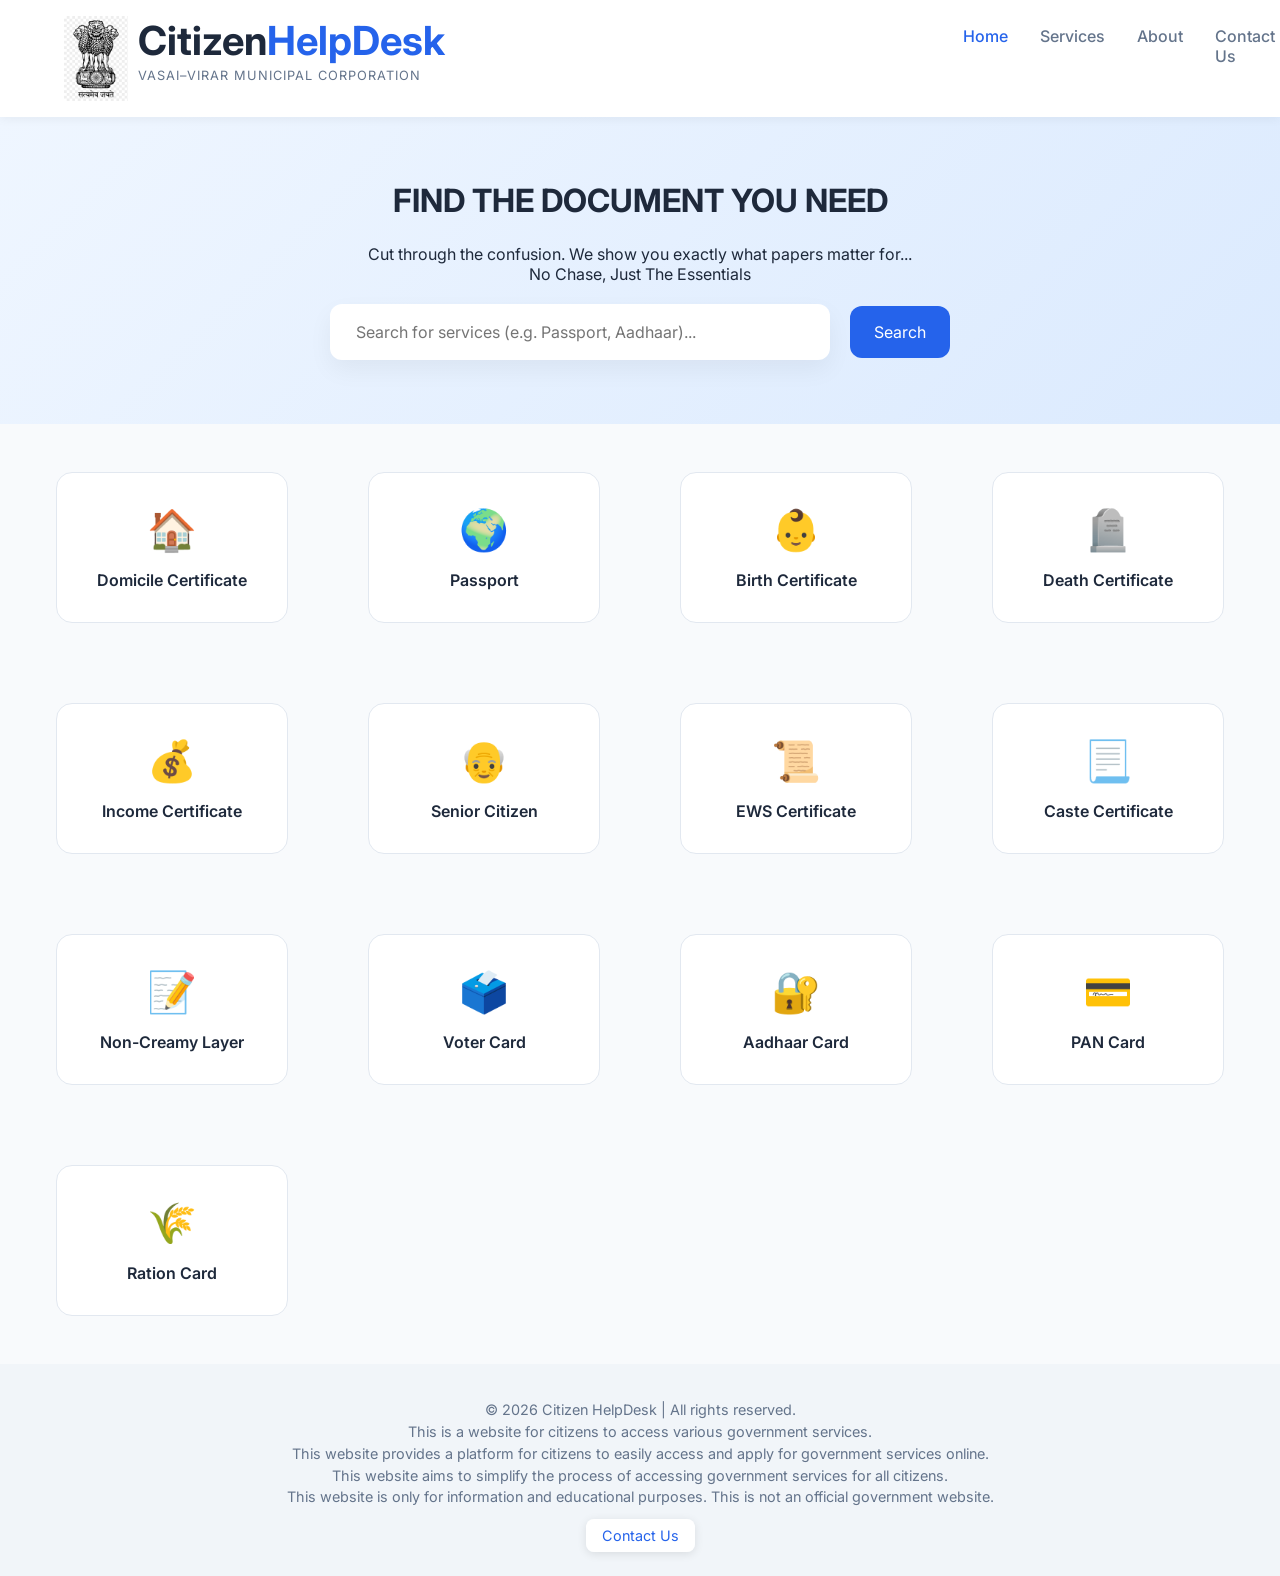
<file: index.html>
<!DOCTYPE html>
<html lang="en">

<head>
  <meta charset="UTF-8" />
  <meta name="viewport" content="width=device-width, initial-scale=1.0">
  <title>Citizen HelpDesk | VVMC</title>
  <link rel="stylesheet" href="style.css" />
  <link href="https://fonts.googleapis.com/css2?family=Inter:wght@400;600;700&display=swap" rel="stylesheet">
</head>

<body>

  <header class="top-bar">
    <img src="mah_govt_logo.png" class="logo_img" />
    <div class="logo">
      <div class="logo-text">
        <h1>Citizen<span>HelpDesk</span></h1>
        <p>Vasai–Virar Municipal Corporation</p>
      </div>
    </div>
    <nav>
      <a href="index.html" class="active">Home</a>
      <a href="#services">Services</a>
      <a href="#about">About</a>
      <a href="contact_us.html">Contact Us</a>
    </nav>
  </header>

  <section class="hero">
    <h2>FIND THE DOCUMENT YOU NEED</h2>
    <p>Cut through the confusion. We show you exactly what papers matter for...</p>
    <p>No Chase, Just The Essentials</p>
    <br>
    <div class="search-container">
      <input type="search" placeholder="Search for services (e.g. Passport, Aadhaar)..." list="services-list"
        class="search-data">
      <datalist id="services-list">
        <option value="domicile"></option>
        <option value="Passport"></option>
        <option value="birth-certificate"></option>
        <option value="death-certificate"></option>
        <option value="income-certificate"></option>
        <option value="senior-citizen"></option>
        <option value="ews-certificate"></option>
        <option value="caste-certificate"></option>
        <option value="non-creamy-layer"></option>
        <option value="voter-card"></option>
        <option value="aadhaar-card"></option>
        <option value="pan-card"></option>
        <option value="ration-card"></option>
      </datalist>
      <button onclick="search()" class="search-btn">Search</button>
    </div>
  </section>

  <main class="container" id="services">
    <a href="domicile.html">
      <div class="card" id="domicile">
        <div class="icon">🏠</div>
        <span>Domicile Certificate</span>
      </div>
    </a>
    <a href="passport.html">
      <div class="card" id="passport">
        <div class="icon">🌍</div>
        <span>Passport</span>
      </div>
    </a>

    <a href="birth_certificate.html">
      <div class="card" id="birth-certificate">
        <div class="icon">👶</div>
        <span>Birth Certificate</span>
      </div>
    </a>
    <a href="death_certificate.html">
      <div class="card" id="death-certificate">
        <div class="icon">🪦</div>
        <span>Death Certificate</span>
      </div>
    </a>
    <a href="income_certificate.html">
      <div class="card" id="income-certificate">
        <div class="icon">💰</div>
        <span>Income Certificate</span>
      </div>
    </a>
    <a href="senior_citizen.html">
      <div class="card" id="senior-citizen">
        <div class="icon">👴</div>
        <span>Senior Citizen</span>
      </div>
    </a>
    <a href="ews.html">
      <div class="card" id="ews-certificate">
        <div class="icon">📜</div>
        <span>EWS Certificate</span>
      </div>
    </a>
    <a href="caste_certificate.html">
      <div class="card" id="caste-certificate">
        <div class="icon">📃</div>
        <span>Caste Certificate</span>
      </div>
    </a>
    <a href="non_creamy_layer.html">
      <div class="card" id="non-creamy">
        <div class="icon">📝</div>
        <span>Non-Creamy Layer</span>
      </div>
    </a>
    <a href="voter.html">
      <div class="card" id="voter">
        <div class="icon">🗳️</div>
        <span>Voter Card</span>
      </div>
    </a>
    <a href="aadhar_card.html">
      <div class="card" id="aadhar-card">
        <div class="icon">🔐</div>
        <span>Aadhaar Card</span>
      </div>
    </a>
    <a href="pan_card.html">
      <div class="card" id="pan-card">
        <div class="icon">💳</div>
        <span>PAN Card</span>
      </div>
    </a>
    <a href="ration_card.html">
      <div class="card" id="ration-card">
        <div class="icon">🌾</div>
        <span>Ration Card</span>
      </div>
    </a>
  </main>
  <footer id="about">
    <p>© 2026 Citizen HelpDesk | All rights reserved.</p>
    <p>This is a website for citizens to access various government services.</p>
    <p>This website provides a platform for citizens to easily access and apply for government services online.</p>
    <p>This website aims to simplify the process of accessing government services for all citizens.</p>
    <p>This website is only for information and educational purposes. This is not an official government website.</p>
    <br>
    <a href="contact_us.html">Contact Us</a>
  </footer>
  <script src="script.js"> </script>
</body>

</html>
</file>
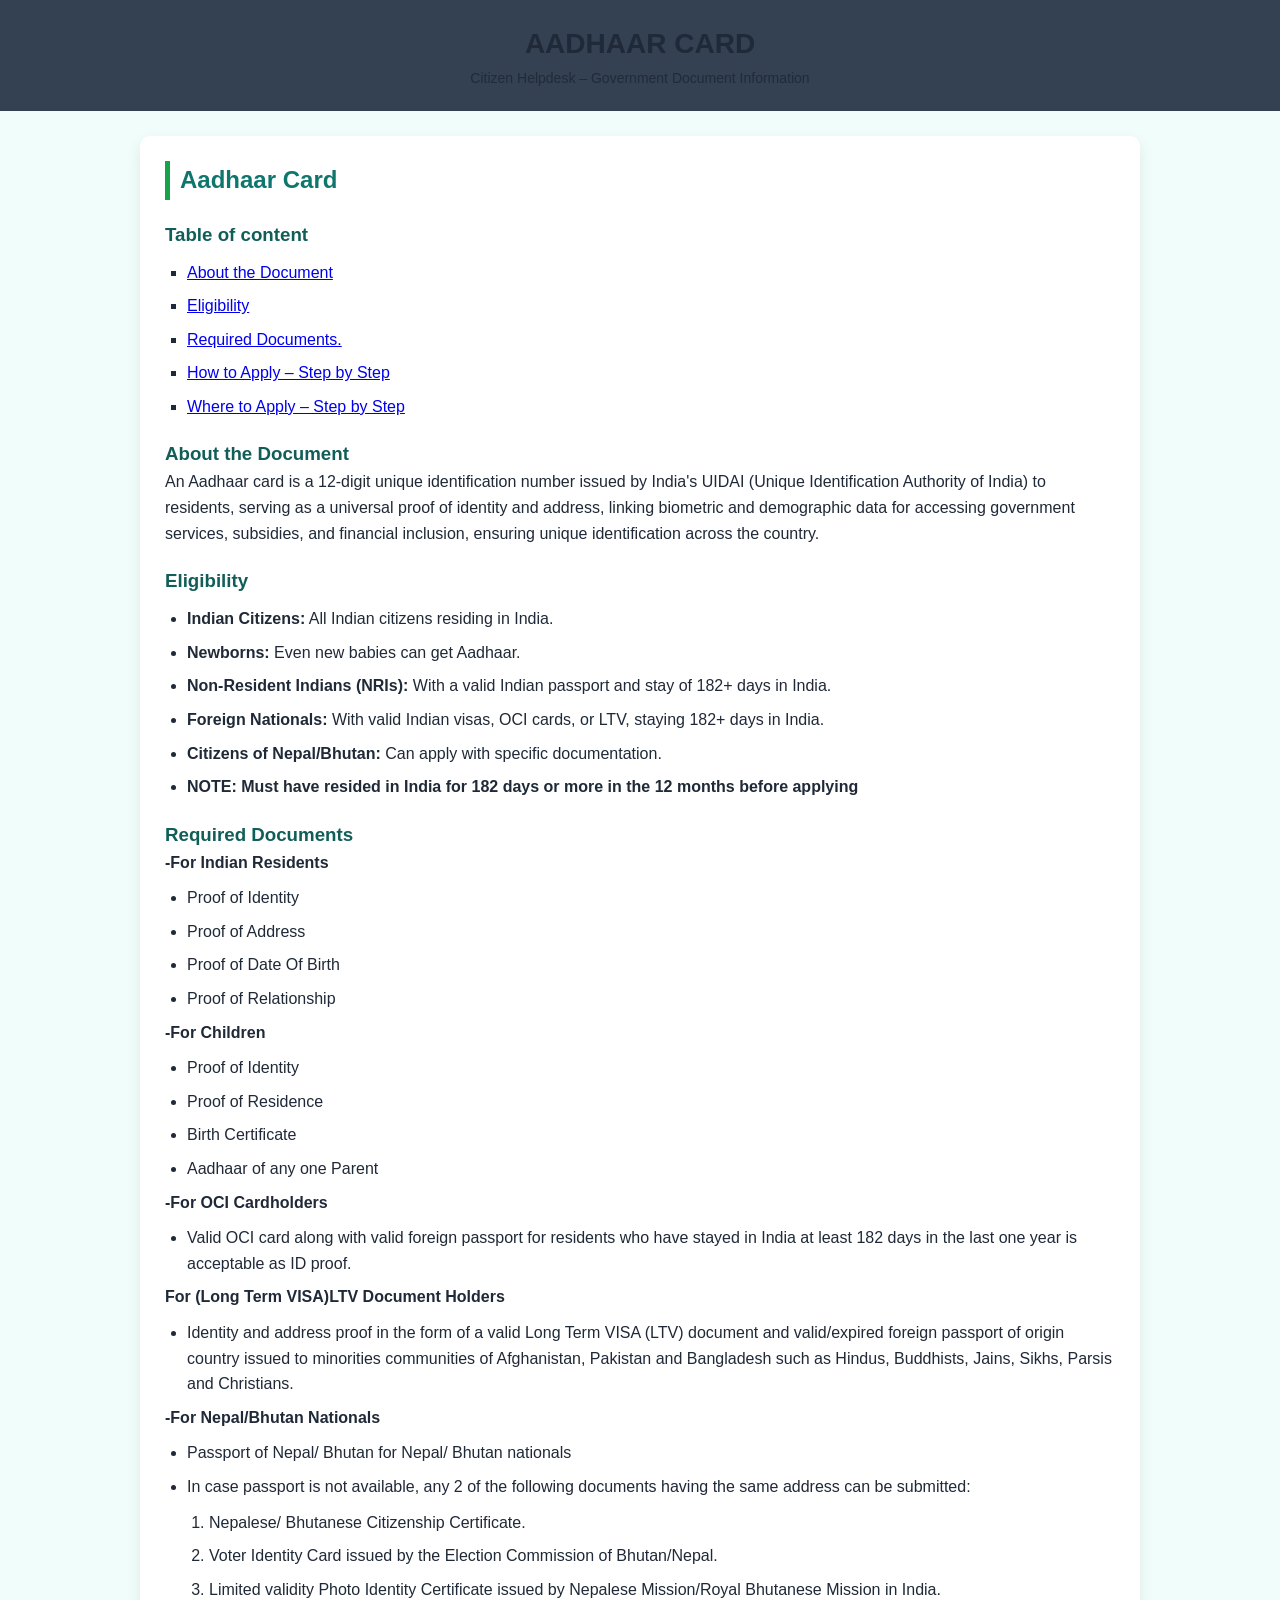
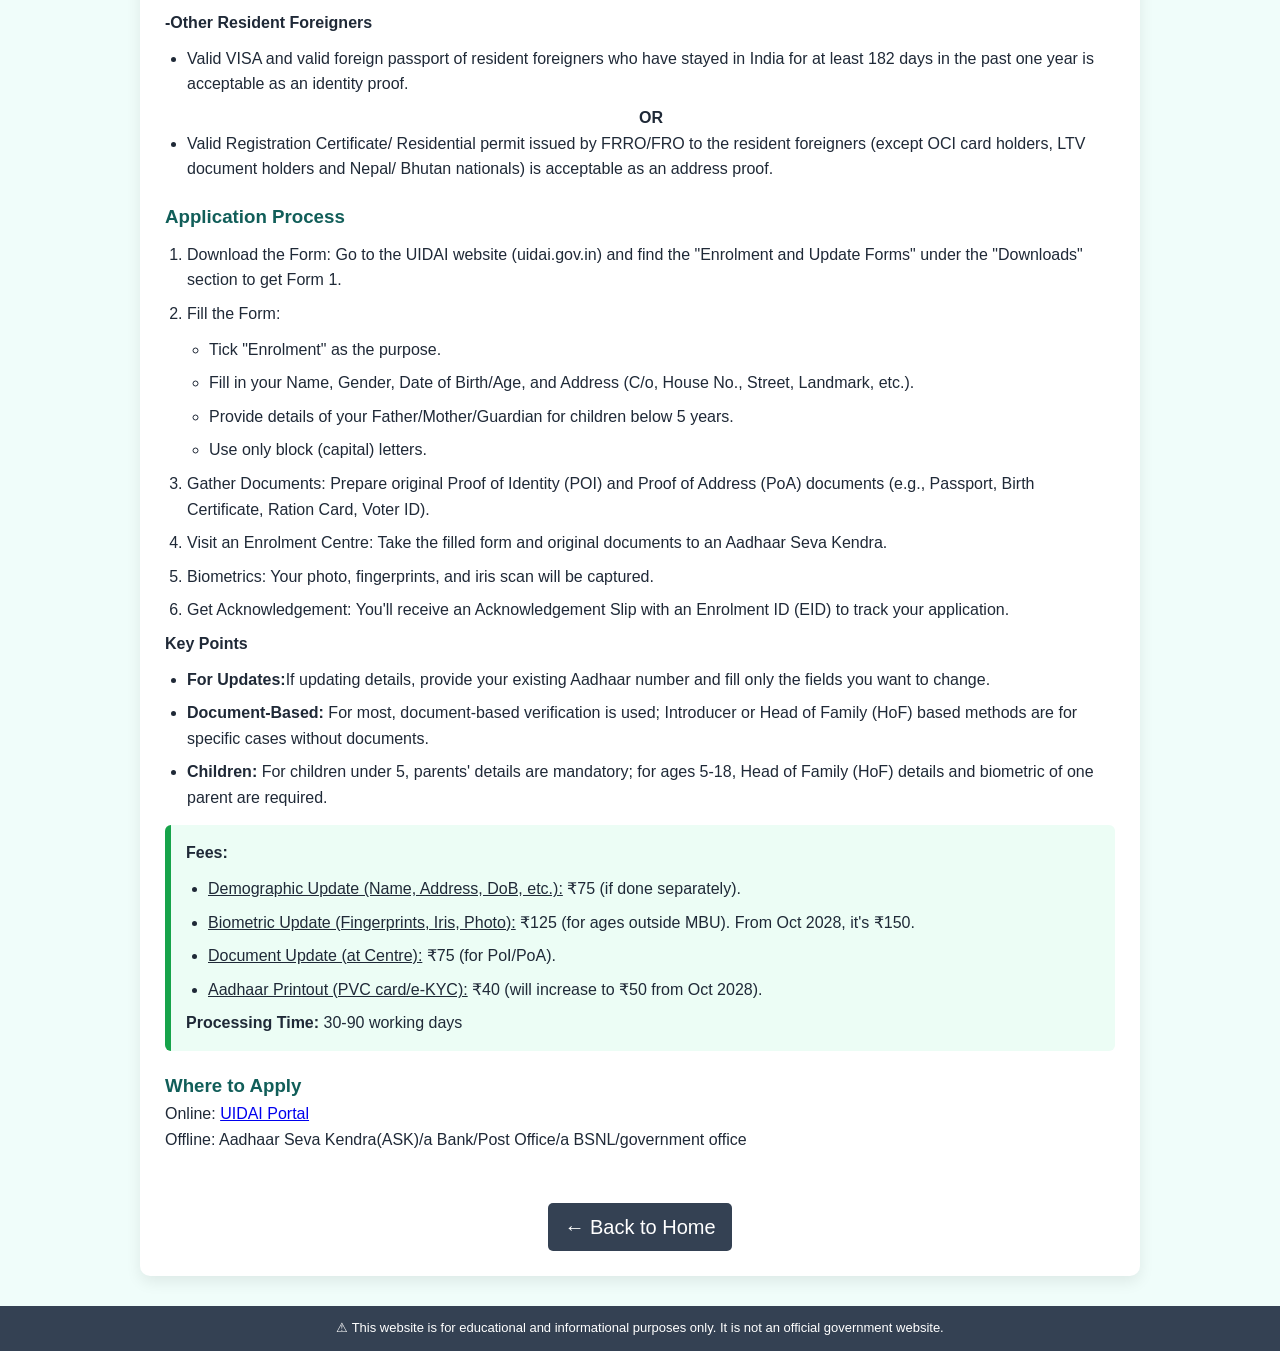
<file: adhar_Card.html>
<!DOCTYPE html>
<html lang="en">

<head>
    <meta charset="UTF-8">
    <title>Aadhaar Card</title>
    <style>
        * {
            margin: 0;
            padding: 0;
            box-sizing: border-box;
        }

        body {
            font-family: "Segoe UI", Arial, sans-serif;
            background: #F0FDFA;
            color: #1F2937;
            line-height: 1.6;
        }

        header {
            background-color: #344153;
            padding: 22px;
            text-align: center;
        }

        header h1 {
            font-size: 28px;
        }

        header p {
            font-size: 14px;
            opacity: 0.9;
        }

        .section {
            background: white;
            margin: 25px auto;
            padding: 25px;
            width: 90%;
            max-width: 1000px;
            border-radius: 10px;
            box-shadow: 0 6px 15px rgba(0, 0, 0, 0.08);
        }

        .section h2 {
            color: #0F766E;
            margin-bottom: 15px;
            border-left: 5px solid #16A34A;
            padding-left: 10px;
        }

        .section h3 {
            margin-top: 20px;
            color: #115E59;
        }

        ul,
        ol {
            margin-left: 22px;
            margin-top: 10px;
        }

        li {
            margin-bottom: 8px;
        }

        .info-box {
            background: #ECFDF5;
            border-left: 6px solid #16A34A;
            padding: 15px;
            border-radius: 6px;
            margin-top: 15px;
            font-weight: 500;
        }

        .home-return {
            display: block;
            font-size: 20px;
            text-decoration: none;
            color: white;
            background-color: #344153;
            border-radius: 5px;
            text-align: center;
            padding: 8px 16px;
            width: fit-content;
            margin: 25px auto 0 auto;
        }

        footer {
            background-color: #344153;
            color: white;
            text-align: center;
            padding: 12px;
            font-size: 13px;
            margin-top: 30px;
        }

        @media(max-width:600px) {
            header h1 {
                font-size: 22px;
            }
        }
    </style>
</head>

<body>

    <header>
        <h1>AADHAAR CARD</h1>
        <p>Citizen Helpdesk – Government Document Information</p>
    </header>

    <section class="section">
        <h2>Aadhaar Card</h2>
        <div>
            <h3>Table of content</h3>
            <ul>

                <li style="list-style: square;"><a href="#step1">About the Document</a><br></li>
                <li style="list-style: square;"><a href="#step2">Eligibility</a><br></li>
                <li style="list-style: square;"><a href="#step3">Required Documents.</a><br></li>
                <li style="list-style: square;"> <a href="#step4">How to Apply – Step by Step</a><br></li>
                <li style="list-style: square;"> <a href="#step5">Where to Apply – Step by Step</a><br></li>
            </ul>
        </div>

        <h3 id="step1" class="headings">About the Document</h3>
        <p>
            An Aadhaar card is a 12-digit unique identification number issued by India's UIDAI (Unique Identification
            Authority of India) to residents, serving as a universal proof of identity and address, linking biometric
            and demographic data for accessing government services, subsidies, and financial inclusion, ensuring unique
            identification across the country.
        </p>

        <h3 id="step2" class="Eligibility">Eligibility</h3>
        <ul>
            <li><b>Indian Citizens:</b> All Indian citizens residing in India. </li>
            <li><b>Newborns:</b> Even new babies can get Aadhaar. </li>
            <li><b>Non-Resident Indians (NRIs):</b> With a valid Indian passport and stay of 182+ days in India. </li>
            <li><b>Foreign Nationals:</b> With valid Indian visas, OCI cards, or LTV, staying 182+ days in India. </li>
            <li><b>Citizens of Nepal/Bhutan:</b> Can apply with specific documentation. </li>
            <li><b>NOTE: Must have resided in India for 182 days or more in the 12 months before applying</b></li>
        </ul>

        <h3 id="step3" class="Required Documents">Required Documents</h3>
        <p><b>-For Indian Residents</b></p>
        <ul>
            <li>Proof of Identity </li>
            <li>Proof of Address</li>
            <li>Proof of Date Of Birth </li>
            <li>Proof of Relationship </li>
        </ul>
        <p><b>-For Children</b></p>
        <ul>
            <li>Proof of Identity</li>
            <li>Proof of Residence</li>
            <li>Birth Certificate</li>
            <li>Aadhaar of any one Parent</li>
        </ul>
        <p><b>-For OCI Cardholders</b></p>
        <ul>
            <li>Valid OCI card along with valid foreign passport for residents who have stayed in India at least 182
                days in the last one year is acceptable as ID proof.</li>
        </ul>
        <p><b>For (Long Term VISA)LTV Document Holders</b></p>
        <ul>
            <li>Identity and address proof in the form of a valid Long Term VISA (LTV) document and valid/expired
                foreign passport of origin country issued to minorities communities of Afghanistan, Pakistan and
                Bangladesh such as Hindus, Buddhists, Jains, Sikhs, Parsis and Christians.</li>
        </ul>
        <p><b>-For Nepal/Bhutan Nationals</b></p>
        <ul>
            <li>Passport of Nepal/ Bhutan for Nepal/ Bhutan nationals</li>
            <li>In case passport is not available, any 2 of the following documents having the same address can be
                submitted:</li>
            <ol>
                <li>Nepalese/ Bhutanese Citizenship Certificate.</li>
                <li>Voter Identity Card issued by the Election Commission of Bhutan/Nepal.</li>
                <li>Limited validity Photo Identity Certificate issued by Nepalese Mission/Royal Bhutanese Mission in
                    India.</li>
            </ol>
        </ul>
        </ul>
        <p><b>-Other Resident Foreigners</b></p>
        <ul>
            <li>Valid VISA and valid foreign passport of resident foreigners who have stayed in India for at least 182
                days in the past one year is acceptable as an identity proof.</li>
            <p style="text-align:center;"><b>OR</b></p>
            <li>Valid Registration Certificate/ Residential permit issued by FRRO/FRO to the resident foreigners (except
                OCI card holders, LTV document holders and Nepal/ Bhutan nationals) is acceptable as an address proof.
            </li>
        </ul>

        <h3 id="step4" class="Application Process">Application Process</h3>
        <ol>
            <li>Download the Form: Go to the UIDAI website (uidai.gov.in) and find the "Enrolment and Update Forms"
                under the "Downloads" section to get Form 1.</li>
            <li>Fill the Form:</li>
            <ul>
                <li>Tick "Enrolment" as the purpose.</li>
                <li>Fill in your Name, Gender, Date of Birth/Age, and Address (C/o, House No., Street, Landmark, etc.).
                </li>
                <li>Provide details of your Father/Mother/Guardian for children below 5 years.</li>
                <li>Use only block (capital) letters.</li>
            </ul>
            <li>Gather Documents: Prepare original Proof of Identity (POI) and Proof of Address (PoA) documents (e.g.,
                Passport, Birth Certificate, Ration Card, Voter ID).</li>
            <li>Visit an Enrolment Centre: Take the filled form and original documents to an Aadhaar Seva Kendra.</li>
            <li>Biometrics: Your photo, fingerprints, and iris scan will be captured.</li>
            <li>Get Acknowledgement: You'll receive an Acknowledgement Slip with an Enrolment ID (EID) to track your
                application. </li>
        </ol>
        <p><b>Key Points</b></p>
        <ul>
            <li><b>For Updates:</b>If updating details, provide your existing Aadhaar number and fill only the fields
                you want to change.</li>
            <li><b>Document-Based:</b> For most, document-based verification is used; Introducer or Head of Family (HoF)
                based methods are for specific cases without documents.</li>
            <li><b>Children:</b> For children under 5, parents' details are mandatory; for ages 5-18, Head of Family
                (HoF) details and biometric of one parent are required. </li>

        </ul>

        <div class="info-box">
            <strong>Fees:</strong>
            <ul>
                <li><u>Demographic Update (Name, Address, DoB, etc.):</u> ₹75 (if done separately).</li>
                <li><u>Biometric Update (Fingerprints, Iris, Photo):</u> ₹125 (for ages outside MBU). From Oct 2028,
                    it's ₹150.</li>
                <li><u>Document Update (at Centre):</u> ₹75 (for PoI/PoA).</li>
                <li><u>Aadhaar Printout (PVC card/e-KYC):</u> ₹40 (will increase to ₹50 from Oct 2028).</li>
            </ul>

            <strong>Processing Time:</strong> 30-90 working days
        </div>

        <h3 id="step5" class="Where to Apply">Where to Apply</h3>
        <p>
            Online: <a href="https://uidai.gov.in/">UIDAI Portal</a> <br>
            Offline: Aadhaar Seva Kendra(ASK)/a Bank/Post Office/a BSNL/government office
        </p>
        <br>
        <a href="index.html" alt="Home page link" class="home-return">← Back to Home</a>
    </section>

    <footer>
        ⚠ This website is for educational and informational purposes only.
        It is not an official government website.
    </footer>

</body>

</html>
</file>
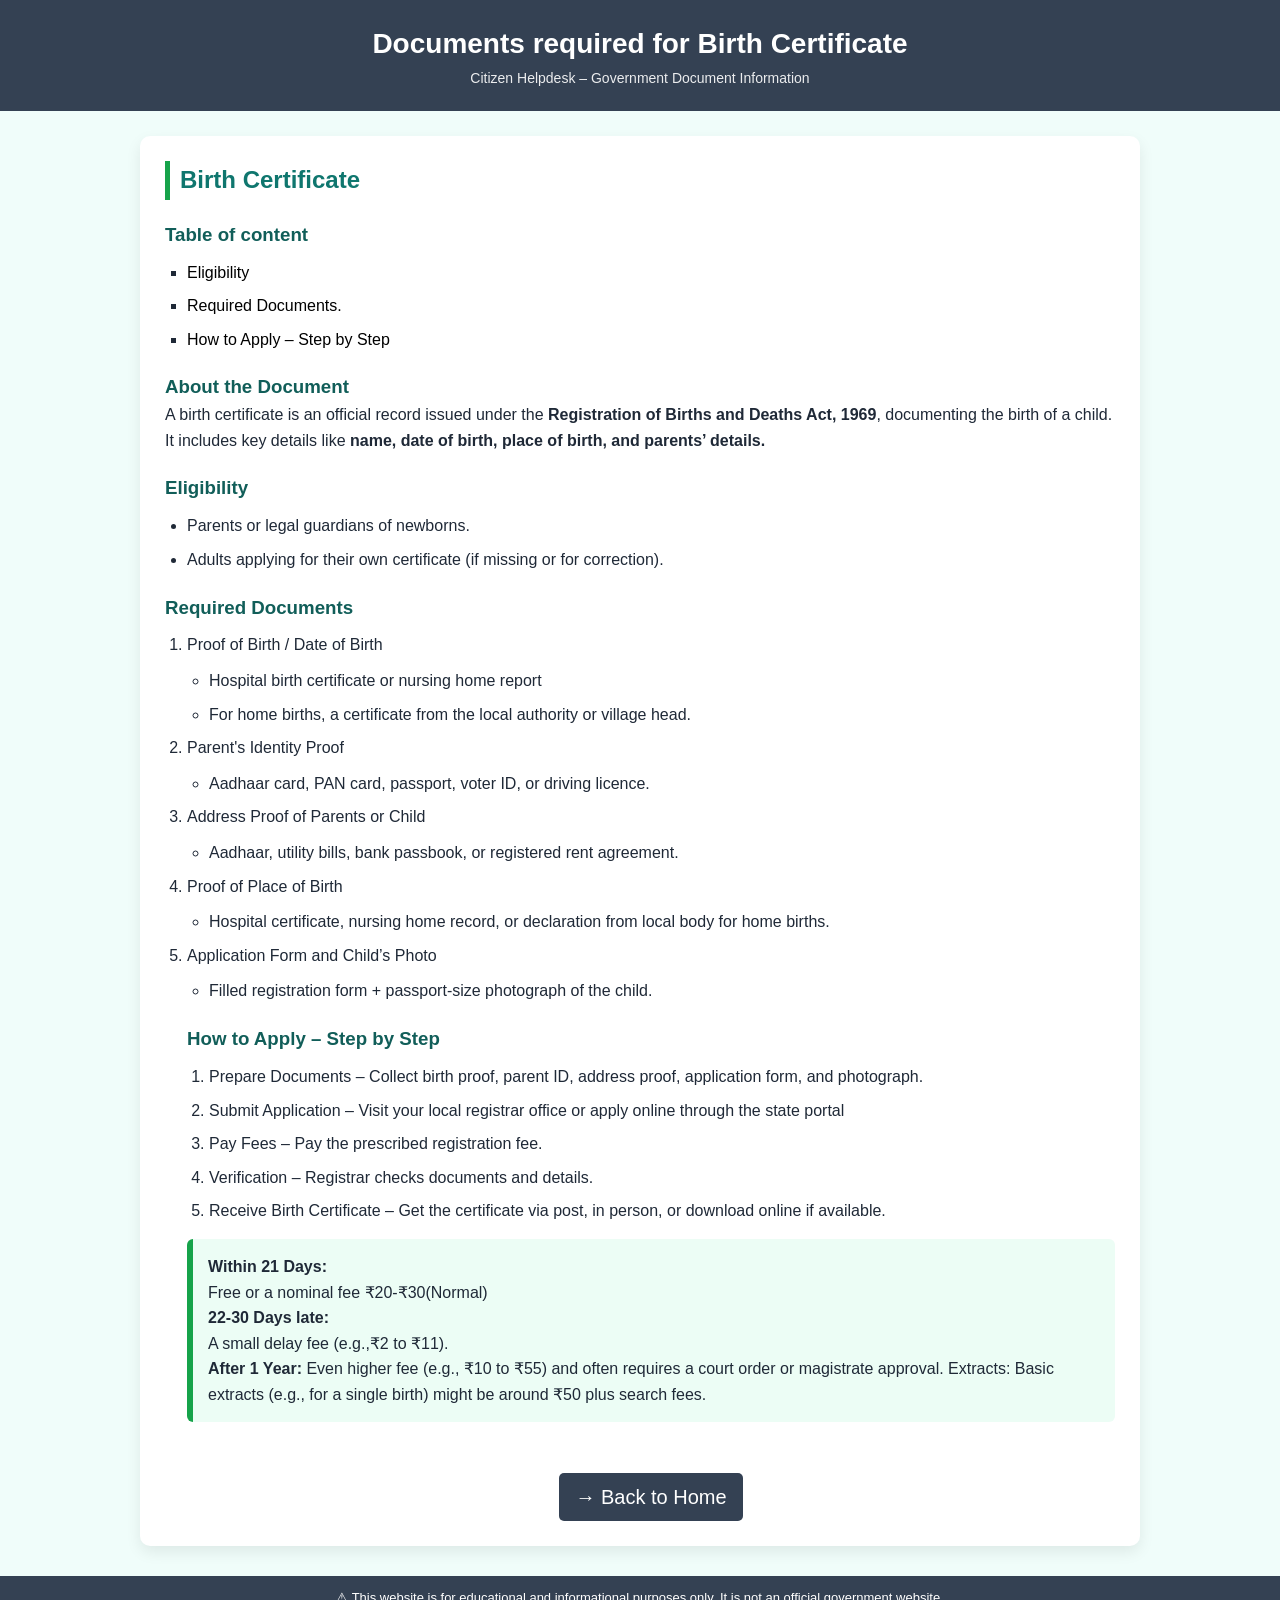
<file: birth_certificate.html>
<!DOCTYPE html>
<html lang="en">

<head>
    <meta charset="UTF-8">
    <title>Birth Certificate | Citizen Helpdesk</title>

    <style>
        /* ===== GLOBAL ===== */
        * {
            margin: 0;
            padding: 0;
            box-sizing: border-box;
        }

        body {
            font-family: "Segoe UI", Arial, sans-serif;
            background: #F0FDFA;
            color: #1F2937;
            line-height: 1.6;
        }

        /* ===== HEADER ===== */
        header {
            background-color: #344153;
            color: white;
            padding: 22px;
            text-align: center;
        }

        header h1 {
            font-size: 28px;
        }

        header p {
            font-size: 14px;
            opacity: 0.9;
        }

        /* ===== MAIN SECTION ===== */
        .section {
            background: white;
            margin: 25px auto;
            padding: 25px;
            width: 90%;
            max-width: 1000px;
            border-radius: 10px;
            box-shadow: 0 6px 15px rgba(0, 0, 0, 0.08);
        }

        .section h2 {
            color: #0F766E;
            margin-bottom: 15px;
            border-left: 5px solid #16A34A;
            padding-left: 10px;
        }

        .section h3 {
            margin-top: 20px;
            color: #115E59;
        }

        /* ===== LISTS ===== */
        ul,
        ol {
            margin-left: 22px;
            margin-top: 10px;
        }

        li {
            margin-bottom: 8px;

        }

        /* ===== INFO BOX ===== */
        .info-box {
            background: #ECFDF5;
            border-left: 6px solid #16A34A;
            padding: 15px;
            border-radius: 6px;
            margin-top: 15px;
            font-weight: 500;
        }

        .home-return {
            display: block;
            font-size: 20px;
            text-decoration: none;
            color: white;
            background-color: #344153;
            border-radius: 5px;
            text-align: center;
            padding: 8px 16px;
            width: fit-content;
            margin: 25px auto 0 auto;
        }


        /* ===== FOOTER ===== */
        footer {
            background-color: #344153;
            color: white;
            text-align: center;
            padding: 12px;
            font-size: 13px;
            margin-top: 30px;
        }

        /* ===== MOBILE ===== */
        @media(max-width:600px) {
            header h1 {
                font-size: 22px;
            }
        }

        a {
            font-weight: 500;
            text-decoration: none;
            color: black;
        }

        .heading {
            font-weight: bold;
        }
    </style>

</head>

<body>

    <header>
        <h1>Documents required for Birth Certificate</h1>
        <p>Citizen Helpdesk – Government Document Information</p>
    </header>


    <section class="section">
        <h2>Birth Certificate</h2>

        <div>
            <h3>Table of content</h3>
            <ul>

                <li style="list-style: square;"><a href="#step1">Eligibility</a><br></li>
                <li style="list-style: square;"><a href="#step2">Required Documents.</a><br></li>
                <li style="list-style: square;"> <a href="#step3">How to Apply – Step by Step</a><br></li>
            </ul>
        </div>
        <h3 id="step1" class="headings">About the Document</h3>
        A birth certificate is an official record issued under the <strong> Registration of Births and Deaths Act,
            1969</strong>, documenting the birth of a child. It includes key details like <strong> name, date of birth,
            place of birth, and parents’ details.</strong>

        <h3 id="step1" class="headings">Eligibility</h3>

        <ul>
            <li>
                Parents or legal guardians of newborns.
            </li>
            <li> Adults applying for their own certificate (if missing or for correction).
            </li>
        </ul>

        <h3 id="step2" class="headings">Required Documents</h3>

        <ol> <!--1-->
            <li>
                Proof of Birth / Date of Birth
            </li>
            <ul>
                <li>
                    Hospital birth certificate or nursing home report
                </li>
                <li>
                    For home births, a certificate from the local authority or village head.
                </li>
            </ul><!--2-->
            <li>
                Parent's Identity Proof
            </li>
            <ul>
                <li>
                    Aadhaar card, PAN card, passport, voter ID, or driving licence.
                </li>
            </ul>
            <li><!--3-->
                Address Proof of Parents or Child
            </li>
            <ul>
                <li>
                    Aadhaar, utility bills, bank passbook, or registered rent agreement.
                </li>
            </ul>
            <li><!--4-->
                Proof of Place of Birth
            </li>
            <ul>
                <li>
                    Hospital certificate, nursing home record, or declaration from local body for home births.
                </li>
            </ul>
            <li><!--5-->
                Application Form and Child’s Photo
            </li>
            <ul>
                <li>
                    Filled registration form + passport-size photograph of the child.
                </li>
            </ul>
        </ol>
        <ul>

            <h3 id="step3" class="headings">How to Apply – Step by Step</h3>
            <ol>
                <li>Prepare Documents – Collect birth proof, parent ID, address proof, application form, and photograph.
                </li>
                <li>Submit Application – Visit your local registrar office or apply online through the state portal</li>
                <li>Pay Fees – Pay the prescribed registration fee.
                </li>
                <li>Verification – Registrar checks documents and details.</li>
                <li>Receive Birth Certificate – Get the certificate via post, in person, or download online if
                    available.</li>
            </ol>

            <div class="info-box">
                <p><strong>Within 21 Days:</strong>
                <p>Free or a nominal fee ₹20-₹30(Normal)</p>
                </p>
                <strong>22-30 Days late:</strong>
                <p>A small delay fee (e.g.,₹2 to ₹11).</p>
                <strong>After 1 Year: </strong>Even higher fee (e.g., ₹10 to ₹55) and often requires a court order or
                magistrate approval.
                Extracts: Basic extracts (e.g., for a single birth) might be around ₹50 plus search fees.
            </div>
            <br>
            <a href="index.html" alt="Home page link" class="home-return">→ Back to Home</a>

    </section>

    <footer>
        ⚠ This website is for educational and informational purposes only.
        It is not an official government website.
    </footer>

</body>

</html>
</file>
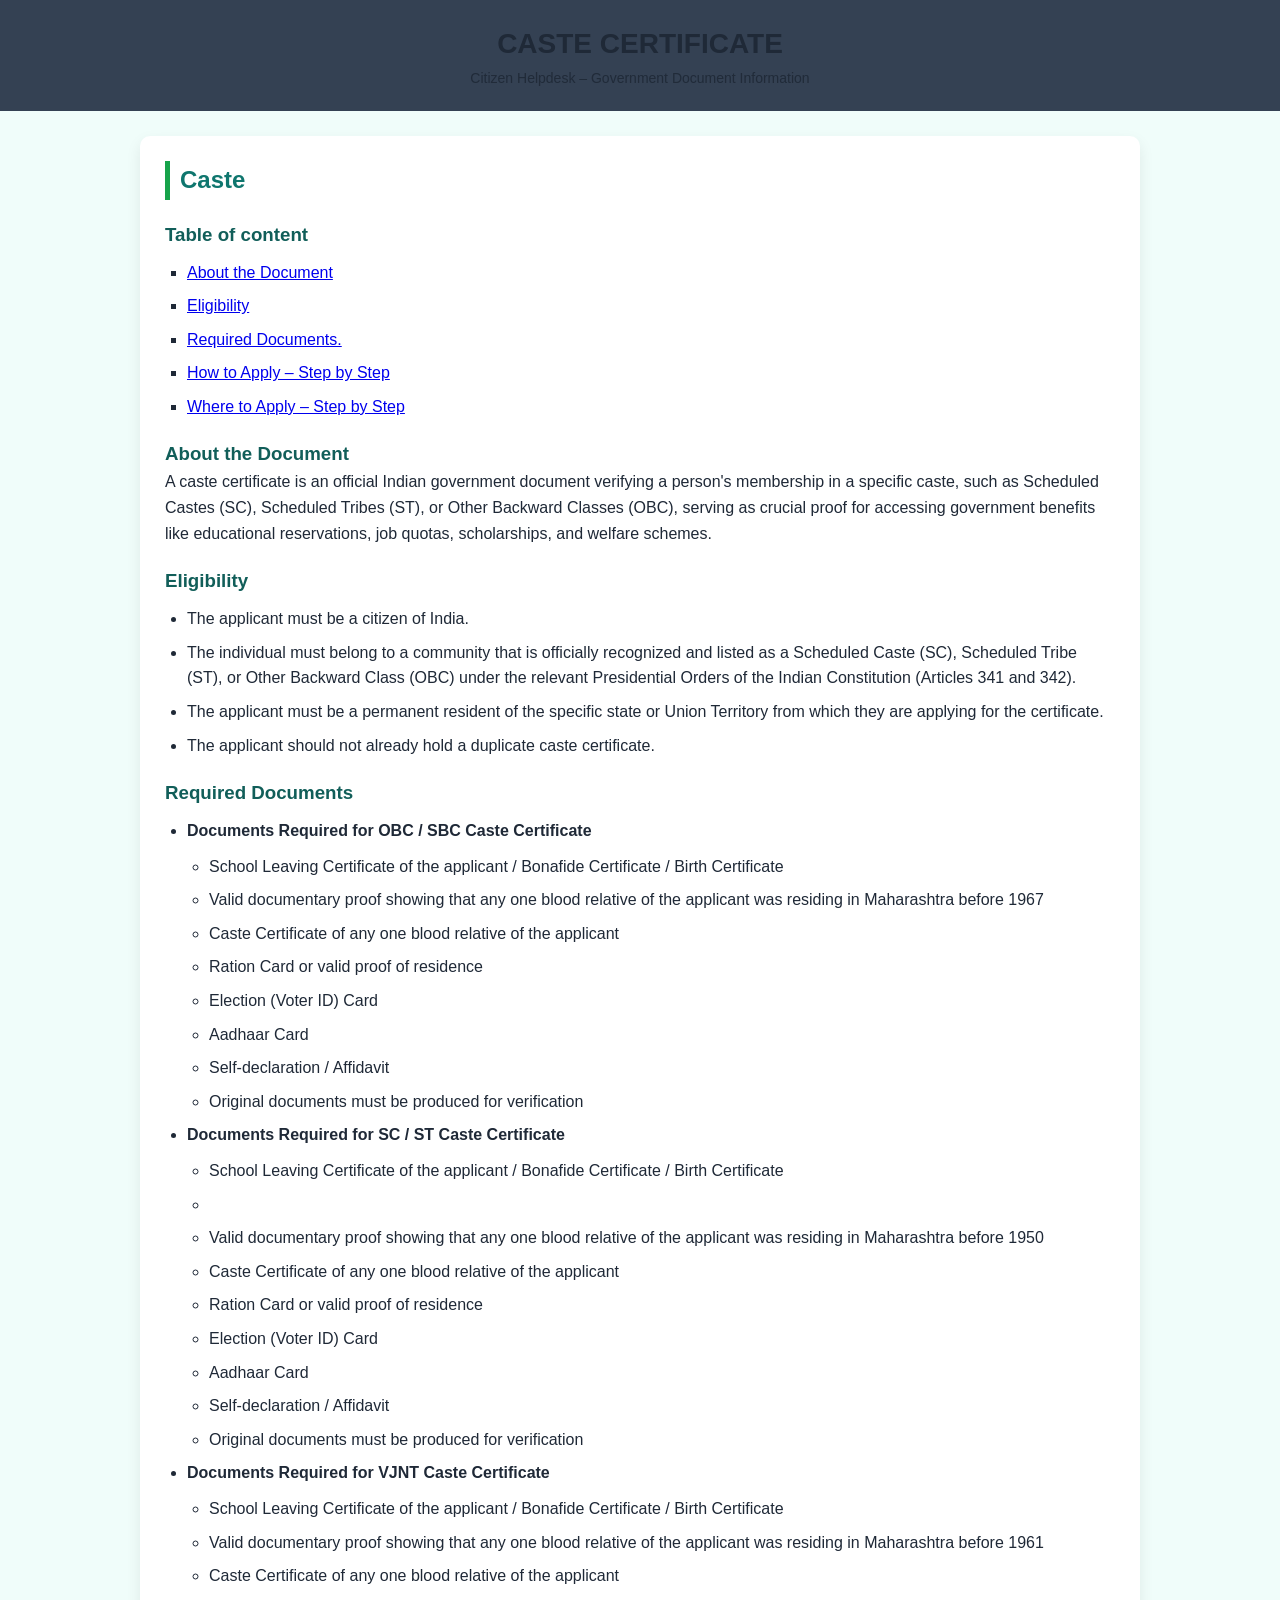
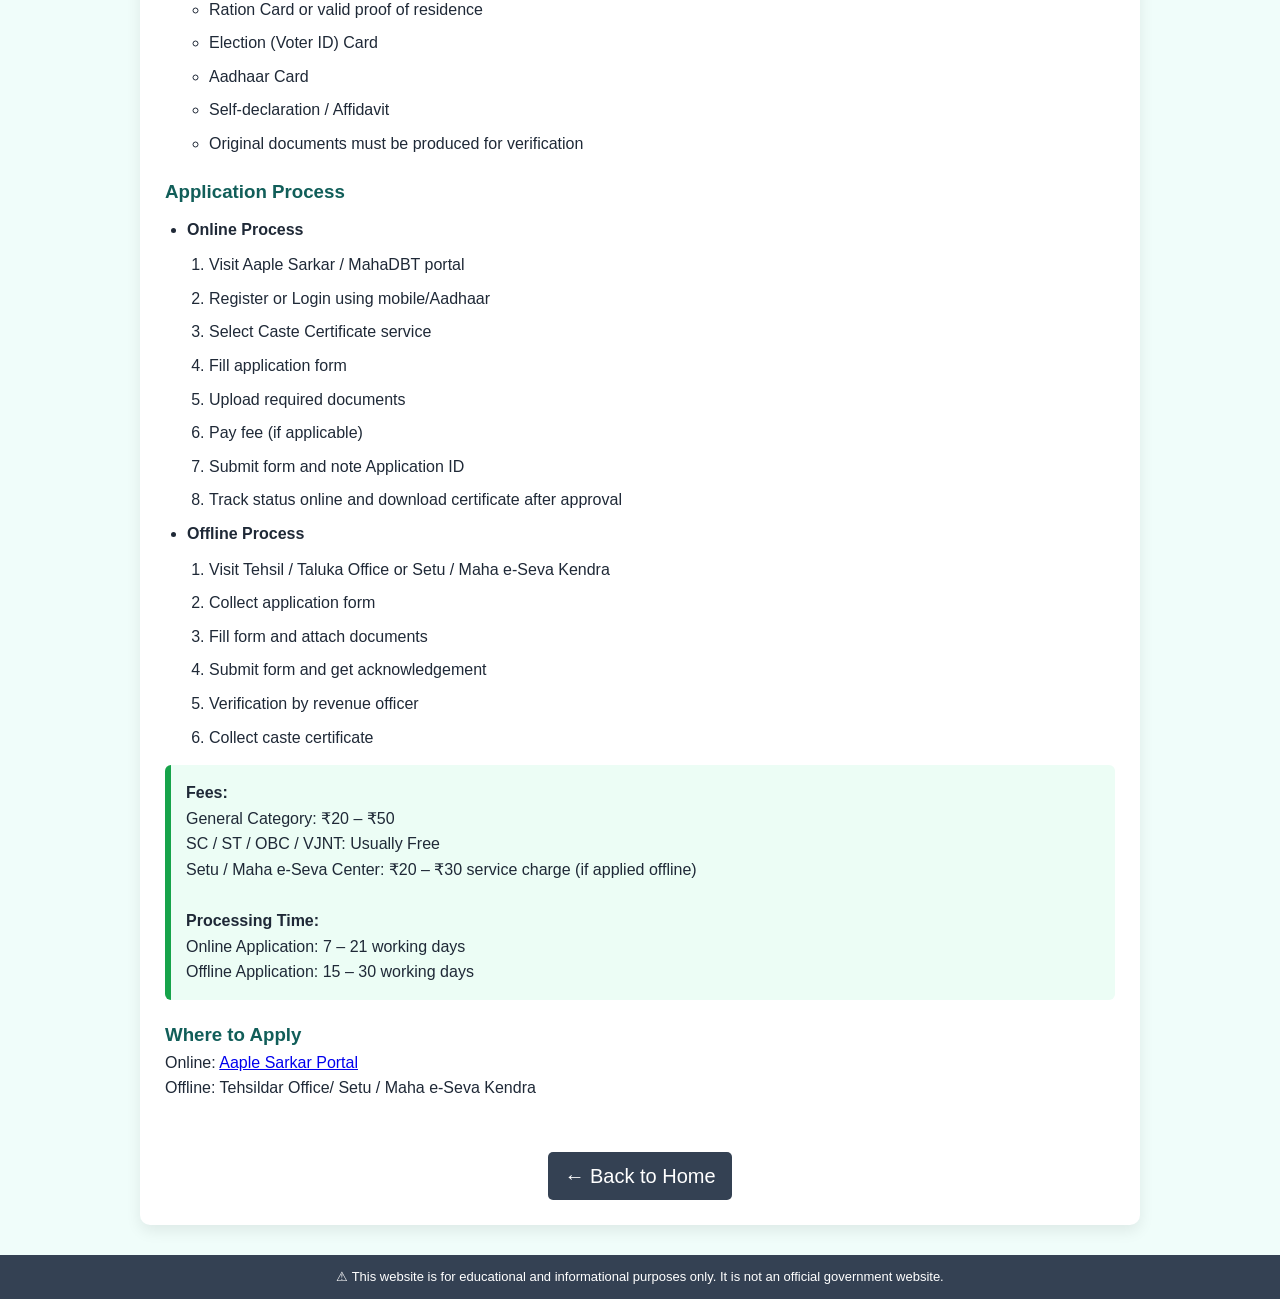
<file: caste_certificate.html>
<!DOCTYPE html>
<html lang="en">

<head>
    <meta charset="UTF-8">
    <title>Caste Certificate</title>
    <style>
        * {
            margin: 0;
            padding: 0;
            box-sizing: border-box;
        }

        body {
            font-family: "Segoe UI", Arial, sans-serif;
            background: #F0FDFA;
            color: #1F2937;
            line-height: 1.6;
        }

        header {
            background-color: #344153;
            padding: 22px;
            text-align: center;
        }

        header h1 {
            font-size: 28px;
        }

        header p {
            font-size: 14px;
            opacity: 0.9;
        }

        .section {
            background: white;
            margin: 25px auto;
            padding: 25px;
            width: 90%;
            max-width: 1000px;
            border-radius: 10px;
            box-shadow: 0 6px 15px rgba(0, 0, 0, 0.08);
        }

        .section h2 {
            color: #0F766E;
            margin-bottom: 15px;
            border-left: 5px solid #16A34A;
            padding-left: 10px;
        }

        .section h3 {
            margin-top: 20px;
            color: #115E59;
        }

        ul,
        ol {
            margin-left: 22px;
            margin-top: 10px;
        }

        li {
            margin-bottom: 8px;
        }

        .info-box {
            background: #ECFDF5;
            border-left: 6px solid #16A34A;
            padding: 15px;
            border-radius: 6px;
            margin-top: 15px;
            font-weight: 500;
        }

        .home-return {
            display: block;
            font-size: 20px;
            text-decoration: none;
            color: white;
            background-color: #344153;
            border-radius: 5px;
            text-align: center;
            padding: 8px 16px;
            width: fit-content;
            margin: 25px auto 0 auto;
        }

        footer {
            background-color: #344153;
            color: white;
            text-align: center;
            padding: 12px;
            font-size: 13px;
            margin-top: 30px;
        }

        @media(max-width:600px) {
            header h1 {
                font-size: 22px;
            }
        }
    </style>
</head>

<body>

    <header>
        <h1>CASTE CERTIFICATE</h1>
        <p>Citizen Helpdesk – Government Document Information</p>
    </header>

    <section class="section">
        <h2>Caste</h2>
        <div>
            <h3>Table of content</h3>
            <ul>

                <li style="list-style: square;"><a href="#step1">About the Document</a><br></li>
                <li style="list-style: square;"><a href="#step2">Eligibility</a><br></li>
                <li style="list-style: square;"><a href="#step3">Required Documents.</a><br></li>
                <li style="list-style: square;"> <a href="#step4">How to Apply – Step by Step</a><br></li>
                <li style="list-style: square;"> <a href="#step5">Where to Apply – Step by Step</a><br></li>
            </ul>
        </div>

        <h3 id="step1" class="headings">About the Document</h3>
        <p>
            A caste certificate is an official Indian government document verifying a person's membership in a specific
            caste, such as Scheduled Castes (SC), Scheduled Tribes (ST), or Other Backward Classes (OBC), serving as
            crucial proof for accessing government benefits like educational reservations, job quotas, scholarships, and
            welfare schemes.
        </p>

        <h3 id="step2" class="Eligibility">Eligibility</h3>
        <ul>
            <li>The applicant must be a citizen of India.</li>
            <li>The individual must belong to a community that is officially recognized and listed as a Scheduled Caste
                (SC), Scheduled Tribe (ST), or Other Backward Class (OBC) under the relevant Presidential Orders of the
                Indian Constitution (Articles 341 and 342).</li>
            <li>The applicant must be a permanent resident of the specific state or Union Territory from which they are
                applying for the certificate.</li>
            <li>The applicant should not already hold a duplicate caste certificate. </li>
        </ul>

        <h3 id="step3" class="Required Documents">Required Documents</h3>
        <ul>
            <b>
                <li>Documents Required for OBC / SBC Caste Certificate</li>
            </b>
            <ul>
                <li>School Leaving Certificate of the applicant / Bonafide Certificate / Birth Certificate</li>
                <li>Valid documentary proof showing that any one blood relative of the applicant was residing in
                    Maharashtra before 1967</li>
                <li>Caste Certificate of any one blood relative of the applicant</li>
                <li>Ration Card or valid proof of residence</li>
                <li>Election (Voter ID) Card</li>
                <li>Aadhaar Card</li>
                <li>Self-declaration / Affidavit</li>
                <li>Original documents must be produced for verification</li>
            </ul>
            <b>
                <li>Documents Required for SC / ST Caste Certificate</li>
            </b>
            <ul>
                <li>School Leaving Certificate of the applicant / Bonafide Certificate / Birth Certificate
                <li>
                <li>Valid documentary proof showing that any one blood relative of the applicant was residing in
                    Maharashtra before 1950</li>
                <li>Caste Certificate of any one blood relative of the applicant</li>
                <li>Ration Card or valid proof of residence</li>
                <li>Election (Voter ID) Card</li>
                <li>Aadhaar Card</li>
                <li>Self-declaration / Affidavit</li>
                <li>Original documents must be produced for verification</li>
            </ul>
            <b>
                <li>Documents Required for VJNT Caste Certificate</li>
            </b>
            <ul>
                <li>School Leaving Certificate of the applicant / Bonafide Certificate / Birth Certificate</li>
                <li>Valid documentary proof showing that any one blood relative of the applicant was residing in
                    Maharashtra before 1961</li>
                <li>Caste Certificate of any one blood relative of the applicant</li>
                <li>Ration Card or valid proof of residence</li>
                <li>Election (Voter ID) Card</li>
                <li>Aadhaar Card</li>
                <li>Self-declaration / Affidavit</li>
                <li>Original documents must be produced for verification</li>
            </ul>
        </ul>
        <h3 id="step4" class="Application Process">Application Process</h3>
        <ul>
            <li><b>Online Process</b></li>
            <ol>
                <li>Visit Aaple Sarkar / MahaDBT portal</li>
                <li>Register or Login using mobile/Aadhaar</li>
                <li>Select Caste Certificate service</li>
                <li>Fill application form</li>
                <li>Upload required documents</li>
                <li>Pay fee (if applicable) </li>
                <li>Submit form and note Application ID</li>
                <li>Track status online and download certificate after approval</li>
            </ol>
            <li><b>Offline Process</b></li>
            <ol>
                <li>Visit Tehsil / Taluka Office or Setu / Maha e-Seva Kendra</li>
                <li>Collect application form</li>
                <li>Fill form and attach documents</li>
                <li>Submit form and get acknowledgement</li>
                <li>Verification by revenue officer</li>
                <li>Collect caste certificate</li>
            </ol>
        </ul>
        <div class="info-box">
            <strong>Fees:</strong> <br>
            General Category: ₹20 – ₹50<br>
            SC / ST / OBC / VJNT: Usually Free<br>
            Setu / Maha e-Seva Center: ₹20 – ₹30 service charge (if applied offline)<br><br>
            <strong>Processing Time:</strong><br>
            Online Application: 7 – 21 working days<br>
            Offline Application: 15 – 30 working days
        </div>

        <h3 id="step5" class="Where to Apply">Where to Apply</h3>
        <p>
            Online: <a href="https://aaplesarkar.mahaonline.gov.in">Aaple Sarkar Portal</a> <br>
            Offline: Tehsildar Office/ Setu / Maha e-Seva Kendra
        </p>
        <br>
        <a href="index.html" alt="Home page link" class="home-return">← Back to Home</a>
    </section>

    <footer>
        ⚠ This website is for educational and informational purposes only.
        It is not an official government website.
    </footer>

</body>

</html>
</file>
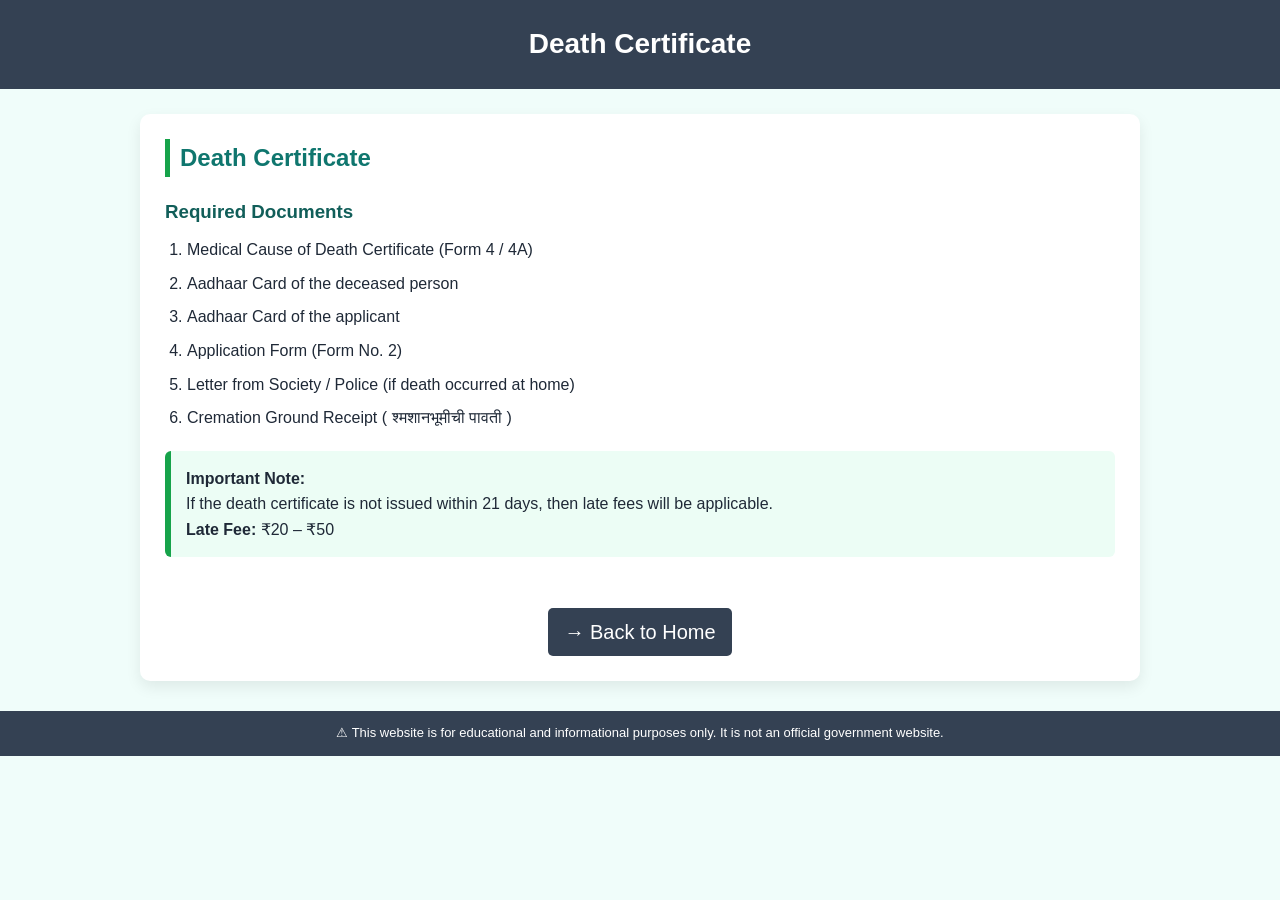
<file: death_certificate.html>
<!DOCTYPE html>
<html lang="en">

<head>
    <meta charset="UTF-8">
    <title>Death Certificate | Citizen Helpdesk</title>

    <style>
        /* ===== GLOBAL ===== */
        * {
            margin: 0;
            padding: 0;
            box-sizing: border-box;
        }

        body {
            font-family: "Segoe UI", Arial, sans-serif;
            background: #F0FDFA;
            color: #1F2937;
            line-height: 1.6;
        }

        /* ===== HEADER ===== */
        header {
            background-color: #344153;
            color: white;
            padding: 22px;
            text-align: center;
        }

        header h1 {
            font-size: 28px;
        }

        header p {
            font-size: 14px;
            opacity: 0.9;
        }

        /* ===== MAIN SECTION ===== */
        .section {
            background: white;
            margin: 25px auto;
            padding: 25px;
            width: 90%;
            max-width: 1000px;
            border-radius: 10px;
            box-shadow: 0 6px 15px rgba(0, 0, 0, 0.08);
        }

        .section h2 {
            color: #0F766E;
            margin-bottom: 15px;
            border-left: 5px solid #16A34A;
            padding-left: 10px;
        }

        .section h3 {
            margin-top: 20px;
            color: #115E59;
        }

        /* ===== LISTS ===== */
        ol {
            margin-left: 22px;
            margin-top: 10px;
        }

        li {
            margin-bottom: 8px;
        }

        /* ===== INFO BOX ===== */
        .info-box {
            background: #ECFDF5;
            border-left: 6px solid #16A34A;
            padding: 15px;
            border-radius: 6px;
            margin-top: 20px;
            font-weight: 500;
        }

        .home-return {
            display: block;
            font-size: 20px;
            text-decoration: none;
            color: white;
            background-color: #344153;
            border-radius: 5px;
            text-align: center;
            padding: 8px 16px;
            width: fit-content;
            margin: 25px auto 0 auto;
        }

        /* ===== FOOTER ===== */
        footer {
            background-color: #344153;
            color: white;
            text-align: center;
            padding: 12px;
            font-size: 13px;
            margin-top: 30px;
        }

        /* ===== MOBILE ===== */
        @media(max-width:600px) {
            header h1 {
                font-size: 22px;
            }
        }
    </style>

</head>

<body>

    <header>
        <h1>Death Certificate</h1>

    </header>

    <section class="section">

        <h2>Death Certificate</h2>

        <h3>Required Documents</h3>
        <ol>
            <li>Medical Cause of Death Certificate (Form 4 / 4A)</li>
            <li>Aadhaar Card of the deceased person</li>
            <li>Aadhaar Card of the applicant</li>
            <li>Application Form (Form No. 2)</li>
            <li>Letter from Society / Police (if death occurred at home)</li>
            <li>Cremation Ground Receipt ( श्मशानभूमीची पावती ) </li>
        </ol>

        <div class="info-box">
            <strong>Important Note:</strong><br>
            If the death certificate is not issued within 21 days,
            then late fees will be applicable.<br>
            <strong>Late Fee:</strong> ₹20 – ₹50
        </div>
        <br>
        <a href="index.html" alt="Home page link" class="home-return">→ Back to Home</a>
    </section>

    <footer>
        ⚠ This website is for educational and informational purposes only.
        It is not an official government website.
    </footer>

</body>

</html>
</file>
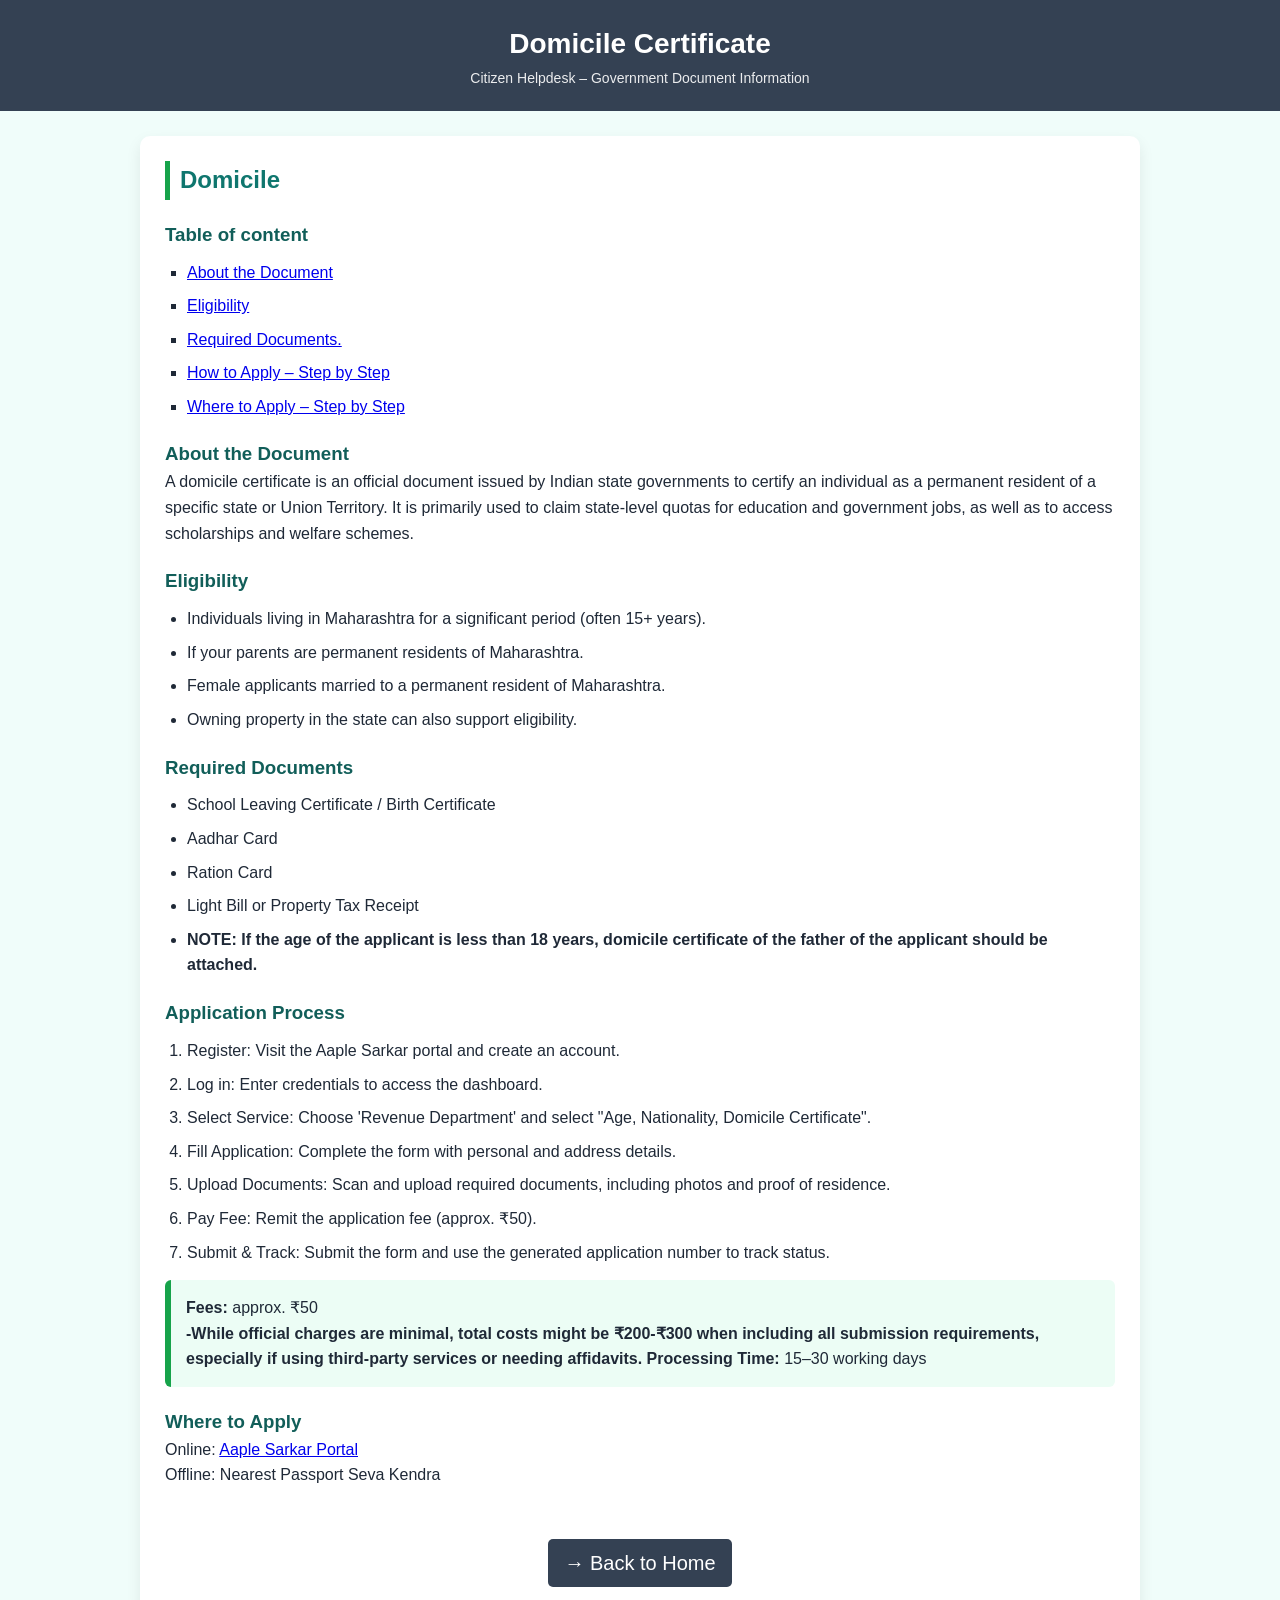
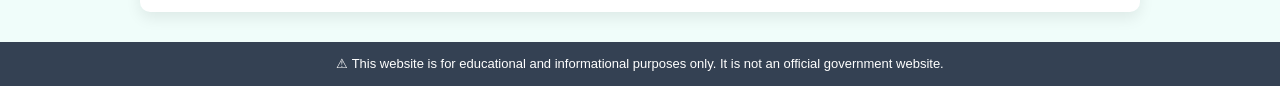
<file: domicile.html>
<!DOCTYPE html>
<html lang="en">

<head>
    <meta charset="UTF-8">
    <title>Domicile Certificate | Citizen Helpdesk</title>

    <style>
        /* ===== GLOBAL ===== */
        * {
            margin: 0;
            padding: 0;
            box-sizing: border-box;
        }

        body {
            font-family: "Segoe UI", Arial, sans-serif;
            background: #F0FDFA;
            color: #1F2937;
            line-height: 1.6;
        }

        /* ===== HEADER ===== */
        header {
            background-color: #344153;
            color: white;
            padding: 22px;
            text-align: center;
        }

        header h1 {
            font-size: 28px;
        }

        header p {
            font-size: 14px;
            opacity: 0.9;
        }

        /* ===== MAIN SECTION ===== */
        .section {
            background: white;
            margin: 25px auto;
            padding: 25px;
            width: 90%;
            max-width: 1000px;
            border-radius: 10px;
            box-shadow: 0 6px 15px rgba(0, 0, 0, 0.08);
        }

        .section h2 {
            color: #0F766E;
            margin-bottom: 15px;
            border-left: 5px solid #16A34A;
            padding-left: 10px;
        }

        .section h3 {
            margin-top: 20px;
            color: #115E59;
        }

        /* ===== LISTS ===== */
        ul,
        ol {
            margin-left: 22px;
            margin-top: 10px;
        }

        li {
            margin-bottom: 8px;
        }

        /* ===== INFO BOX ===== */
        .info-box {
            background: #ECFDF5;
            border-left: 6px solid #16A34A;
            padding: 15px;
            border-radius: 6px;
            margin-top: 15px;
            font-weight: 500;
        }

        .home-return {
            display: block;
            font-size: 20px;
            text-decoration: none;
            color: white;
            background-color: #344153;
            border-radius: 5px;
            text-align: center;
            padding: 8px 16px;
            width: fit-content;
            margin: 25px auto 0 auto;
        }

        /* ===== FOOTER ===== */
        footer {
            background-color: #344153;
            color: white;
            text-align: center;
            padding: 12px;
            font-size: 13px;
            margin-top: 30px;
        }

        /* ===== MOBILE ===== */
        @media(max-width:600px) {
            header h1 {
                font-size: 22px;
            }
        }
    </style>

</head>

<body>

    <header>
        <h1>Domicile Certificate</h1>
        <p>Citizen Helpdesk – Government Document Information</p>
    </header>

    <section class="section">
        <h2>Domicile</h2>
        <div>
            <h3>Table of content</h3>
            <ul>

                <li style="list-style: square;"><a href="#step1">About the Document</a><br></li>
                <li style="list-style: square;"><a href="#step2">Eligibility</a><br></li>
                <li style="list-style: square;"><a href="#step3">Required Documents.</a><br></li>
                <li style="list-style: square;"> <a href="#step4">How to Apply – Step by Step</a><br></li>
                <li style="list-style: square;"> <a href="#step5">Where to Apply – Step by Step</a><br></li>
            </ul>
        </div>

        <h3 id="step1" class="headings">About the Document</h3>
        <p>
            A domicile certificate is an official document issued by Indian state governments to certify an individual
            as a permanent resident of a specific state or Union Territory. It is primarily used to claim state-level
            quotas for education and government jobs, as well as to access scholarships and welfare schemes.

        </p>

        <h3 id="step2" class="Eligibility">Eligibility</h3>
        <ul>
            <li>Individuals living in Maharashtra for a significant period (often 15+ years).</li>
            <li>If your parents are permanent residents of Maharashtra.</li>
            <li> Female applicants married to a permanent resident of Maharashtra.</li>
            <li>Owning property in the state can also support eligibility. </li>
        </ul>

        <h3 id="step3" class="Required Documents">Required Documents</h3>
        <ul>
            <li>School Leaving Certificate / Birth Certificate </li>
            <li>Aadhar Card</li>
            <li>Ration Card </li>
            <li>Light Bill or Property Tax Receipt </li>
            <li><b>NOTE: If the age of the applicant is less than 18 years, domicile certificate of the father of the
                    applicant should be attached.</b></p>
            </li>
        </ul>

        <h3 id="step4" class="Application Process">Application Process</h3>
        <ol>
            <li>Register: Visit the Aaple Sarkar portal and create an account.</li>
            <li>Log in: Enter credentials to access the dashboard.</li>
            <li>Select Service: Choose 'Revenue Department' and select "Age, Nationality, Domicile Certificate".</li>
            <li>Fill Application: Complete the form with personal and address details.</li>
            <li>Upload Documents: Scan and upload required documents, including photos and proof of residence.</li>
            <li> Pay Fee: Remit the application fee (approx. ₹50).</li>
            <li>Submit & Track: Submit the form and use the generated application number to track status. </li>
        </ol>

        <div class="info-box">
            <strong>Fees:</strong> approx. ₹50 <br>
            <strong>-While official charges are minimal, total costs might be ₹200-₹300 when including all submission
                requirements, especially if using third-party services or needing affidavits. </strong>
            <strong>Processing Time:</strong> 15–30 working days
        </div>

        <h3 id="step5" class="Where to Apply">Where to Apply</h3>
        <p>
            Online: <a href="https://aaplesarkar.mahaonline.gov.in">Aaple Sarkar Portal</a> <br>
            Offline: Nearest Passport Seva Kendra
        </p>
        <br>
        <a href="index.html" alt="Home page link" class="home-return">→ Back to Home</a>
    </section>

    <footer>
        ⚠ This website is for educational and informational purposes only.
        It is not an official government website.
    </footer>

</body>

</html>
</file>
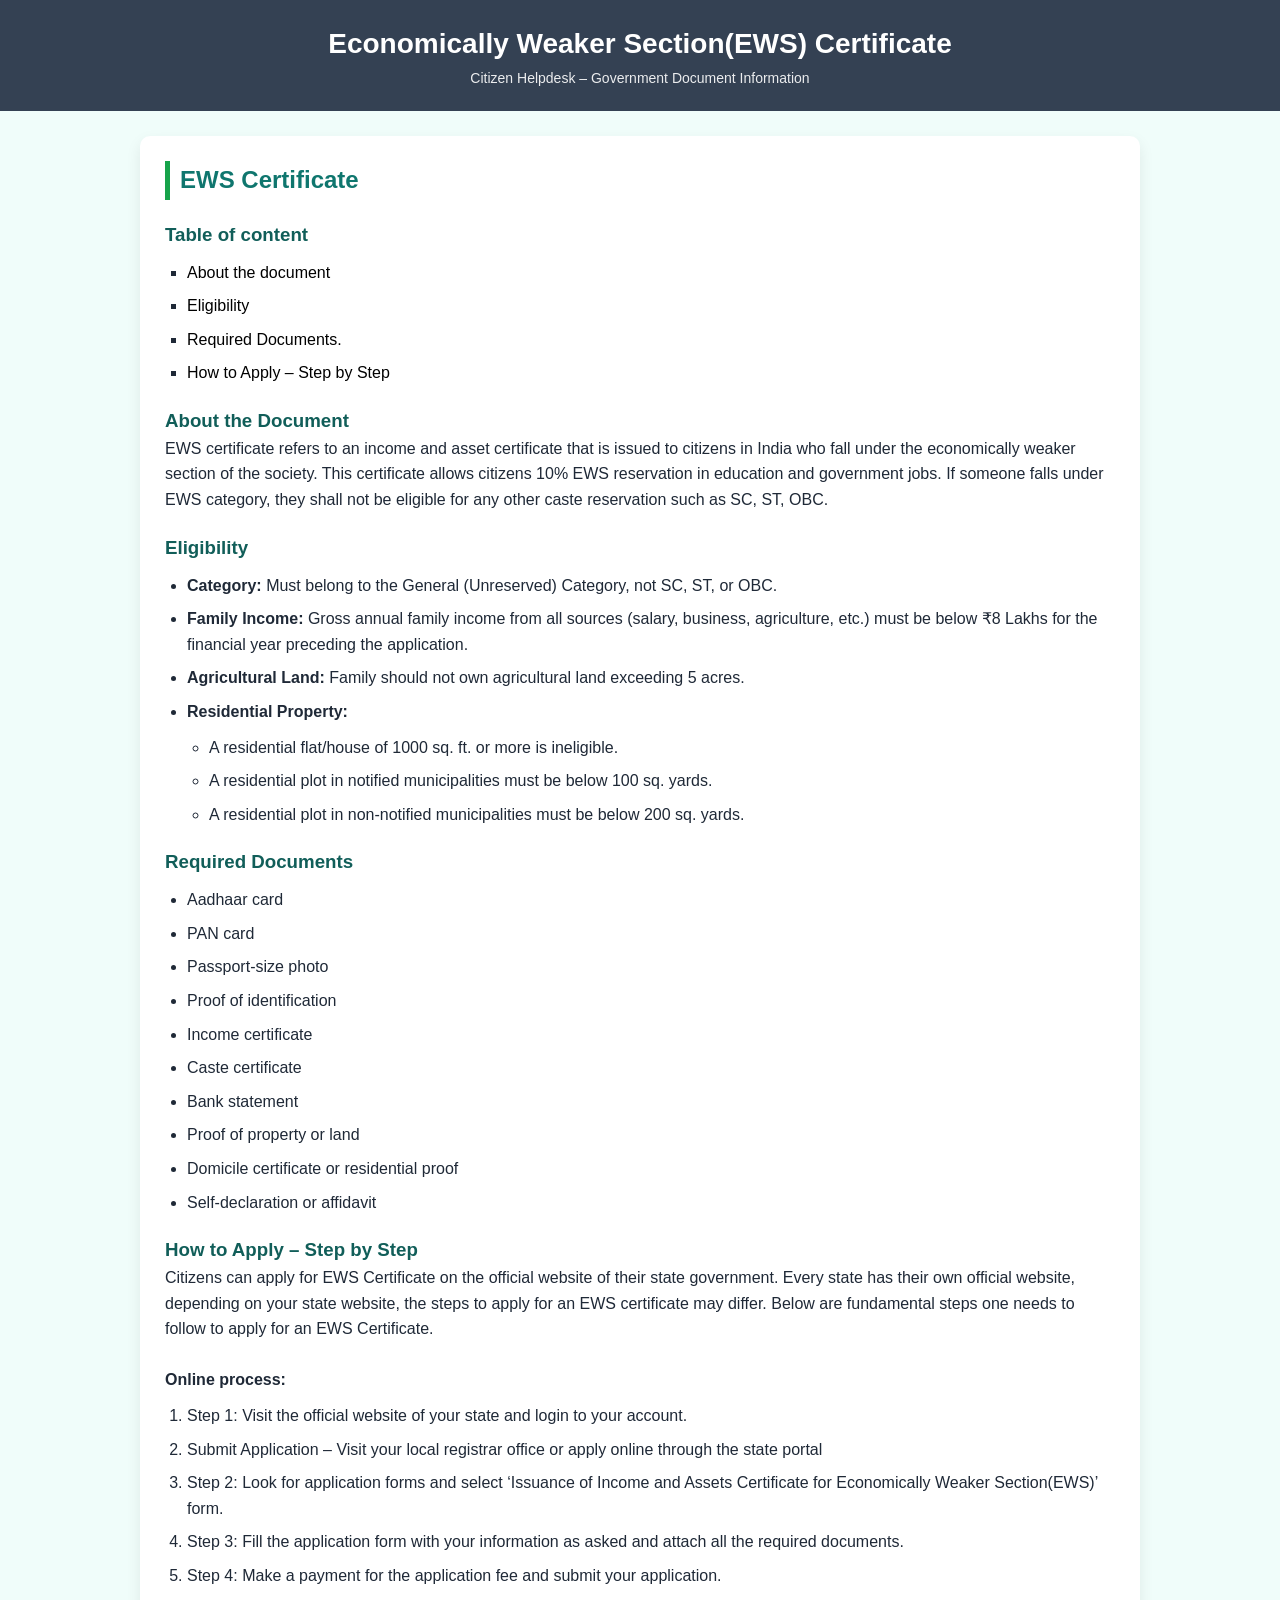
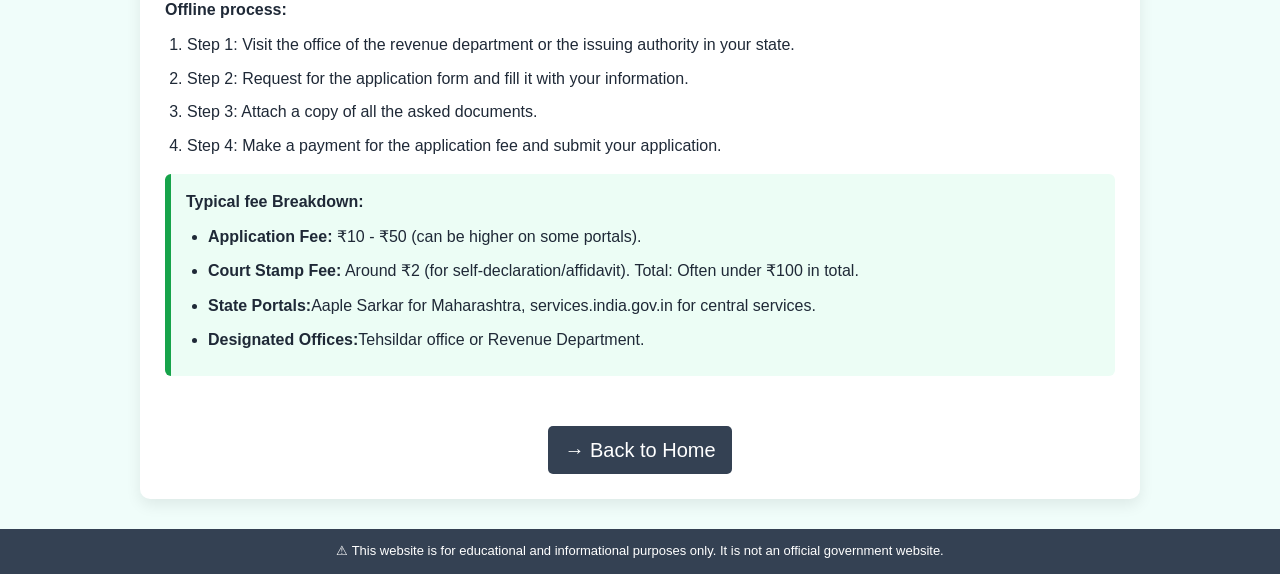
<file: ews.html>
<!DOCTYPE html>
<html lang="en">

<head>
    <meta charset="UTF-8">
    <title>EWS Certificate | Citizen Helpdesk</title>

    <style>
        /* ===== GLOBAL ===== */
        * {
            margin: 0;
            padding: 0;
            box-sizing: border-box;
        }

        body {
            font-family: "Segoe UI", Arial, sans-serif;
            background: #F0FDFA;
            color: #1F2937;
            line-height: 1.6;
        }

        /* ===== HEADER ===== */
        header {
            background-color: #344153;
            color: white;
            padding: 22px;
            text-align: center;
        }

        header h1 {
            font-size: 28px;
        }

        header p {
            font-size: 14px;
            opacity: 0.9;
        }

        /* ===== MAIN SECTION ===== */
        .section {
            background: white;
            margin: 25px auto;
            padding: 25px;
            width: 90%;
            max-width: 1000px;
            border-radius: 10px;
            box-shadow: 0 6px 15px rgba(0, 0, 0, 0.08);
        }

        .section h2 {
            color: #0F766E;
            margin-bottom: 15px;
            border-left: 5px solid #16A34A;
            padding-left: 10px;
        }

        .section h3 {
            margin-top: 20px;
            color: #115E59;
        }

        /* ===== LISTS ===== */
        ul,
        ol {
            margin-left: 22px;
            margin-top: 10px;
        }

        li {
            margin-bottom: 8px;

        }

        /* ===== INFO BOX ===== */
        .info-box {
            background: #ECFDF5;
            border-left: 6px solid #16A34A;
            padding: 15px;
            border-radius: 6px;
            margin-top: 15px;
            font-weight: 500;
        }

        .home-return {
            display: block;
            font-size: 20px;
            text-decoration: none;
            color: white;
            background-color: #344153;
            border-radius: 5px;
            text-align: center;
            padding: 8px 16px;
            width: fit-content;
            margin: 25px auto 0 auto;
        }

        /* ===== FOOTER ===== */
        footer {
            background-color: #344153;
            color: white;
            text-align: center;
            padding: 12px;
            font-size: 13px;
            margin-top: 30px;
        }

        /* ===== MOBILE ===== */
        @media(max-width:600px) {
            header h1 {
                font-size: 22px;
            }
        }

        a {
            font-weight: 500;
            text-decoration: none;
            color: black;
        }

        .heading {
            font-weight: bold;
        }
    </style>

</head>

<body>

    <header>
        <h1>Economically Weaker Section(EWS) Certificate</h1>
        <p>Citizen Helpdesk – Government Document Information</p>
    </header>


    <section class="section">
        <h2>EWS Certificate</h2>

        <div>
            <h3>Table of content</h3>
            <ul>
                <li style="list-style: square;"><a href="#step1">About the document</a><br></li>
                <li style="list-style: square;"><a href="#step2">Eligibility</a><br></li>
                <li style="list-style: square;"><a href="#step3">Required Documents.</a><br></li>
                <li style="list-style: square;"> <a href="#step4">How to Apply – Step by Step</a><br></li>
            </ul>
        </div>
        <h3 id="step1" class="headings">About the Document</h3>
        <p>EWS certificate refers to an income and asset certificate that is issued to citizens in India who fall under
            the economically weaker section of the society. This certificate allows citizens 10% EWS reservation in
            education and government jobs. If someone falls under EWS category, they shall not be eligible for any other
            caste reservation such as SC, ST, OBC. </p>

        <h3 id="step2" class="headings">Eligibility</h3>

        <ul>
            <li>
                <strong>Category:</strong>
                Must belong to the General (Unreserved) Category, not SC, ST, or OBC.
            </li>
            <li>
                <strong>Family Income: </strong>Gross annual family income from all sources (salary, business,
                agriculture, etc.) must be below ₹8 Lakhs for the financial year preceding the application.
            </li>

            <li>
                <strong> Agricultural Land: </strong>Family should not own agricultural land exceeding 5 acres.
            </li>
            <li>
                <strong>Residential Property: </strong>
                <ul>
                    <li>
                        A residential flat/house of 1000 sq. ft. or more is ineligible.
                    </li>
                    <li>
                        A residential plot in notified municipalities must be below 100 sq. yards.
                    </li>
                    <li>
                        A residential plot in non-notified municipalities must be below 200 sq. yards.
                    </li>
                </ul>
            </li>
        </ul>

        <h3 id="step3" class="headings">Required Documents</h3>

        <ul>
            <li>Aadhaar card</li>
            <li>PAN card</li>
            <li>Passport-size photo</li>
            <li>Proof of identification</li>
            <li>Income certificate</li>
            <li>Caste certificate</li>
            <li>Bank statement</li>
            <li>Proof of property or land</li>
            <li>Domicile certificate or residential proof</li>
            <li>Self-declaration or affidavit</li>

        </ul>


        <h3 id="step4" class="headings">How to Apply – Step by Step</h3>
        <p>Citizens can apply for EWS Certificate on the official website of their state government. Every state has
            their own official website, depending on your state website, the steps to apply for an EWS certificate may
            differ. Below are fundamental steps one needs to follow to apply for an EWS Certificate.</p><br>
        <h4>Online process:</h4>
        <ol>
            <li>Step 1: Visit the official website of your state and login to your account. </li>
            <li>Submit Application – Visit your local registrar office or apply online through the state portal</li>
            <li>Step 2: Look for application forms and select ‘Issuance of Income and Assets Certificate for
                Economically Weaker Section(EWS)’ form.
            </li>
            <li>Step 3: Fill the application form with your information as asked and attach all the required documents.
            </li>
            <li>Step 4: Make a payment for the application fee and submit your application. </li>
        </ol>
        <h4>Offline process:</h4>
        <ol>
            <li>Step 1: Visit the office of the revenue department or the issuing authority in your state. </li>
            <li>Step 2: Request for the application form and fill it with your information.</li>
            <li>Step 3: Attach a copy of all the asked documents.
            </li>
            <li>Step 4: Make a payment for the application fee and submit your application.</li>
            </li>
        </ol>


        <div class="info-box">
            <p><strong>Typical fee Breakdown:</strong></p>
            <ul>
                <li>
                    <strong>Application Fee: </strong> ₹10 - ₹50 (can be higher on some portals).
                </li>
                <li><strong>Court Stamp Fee:</strong> Around ₹2 (for self-declaration/affidavit).
                    Total: Often under ₹100 in total. </li>
            </ul>
            <ul>
                <li>
                    <strong>State Portals:</strong>Aaple Sarkar for Maharashtra, services.india.gov.in for central
                    services.
                </li>
                <li>
                    <strong>Designated Offices:</strong>Tehsildar office or Revenue Department.
                </li>
            </ul>
        </div>
        <br>
        <a href="index.html" alt="Home page link" class="home-return">→ Back to Home</a>

    </section>

    <footer>
        ⚠ This website is for educational and informational purposes only.
        It is not an official government website.
    </footer>

</body>

</html>
</file>
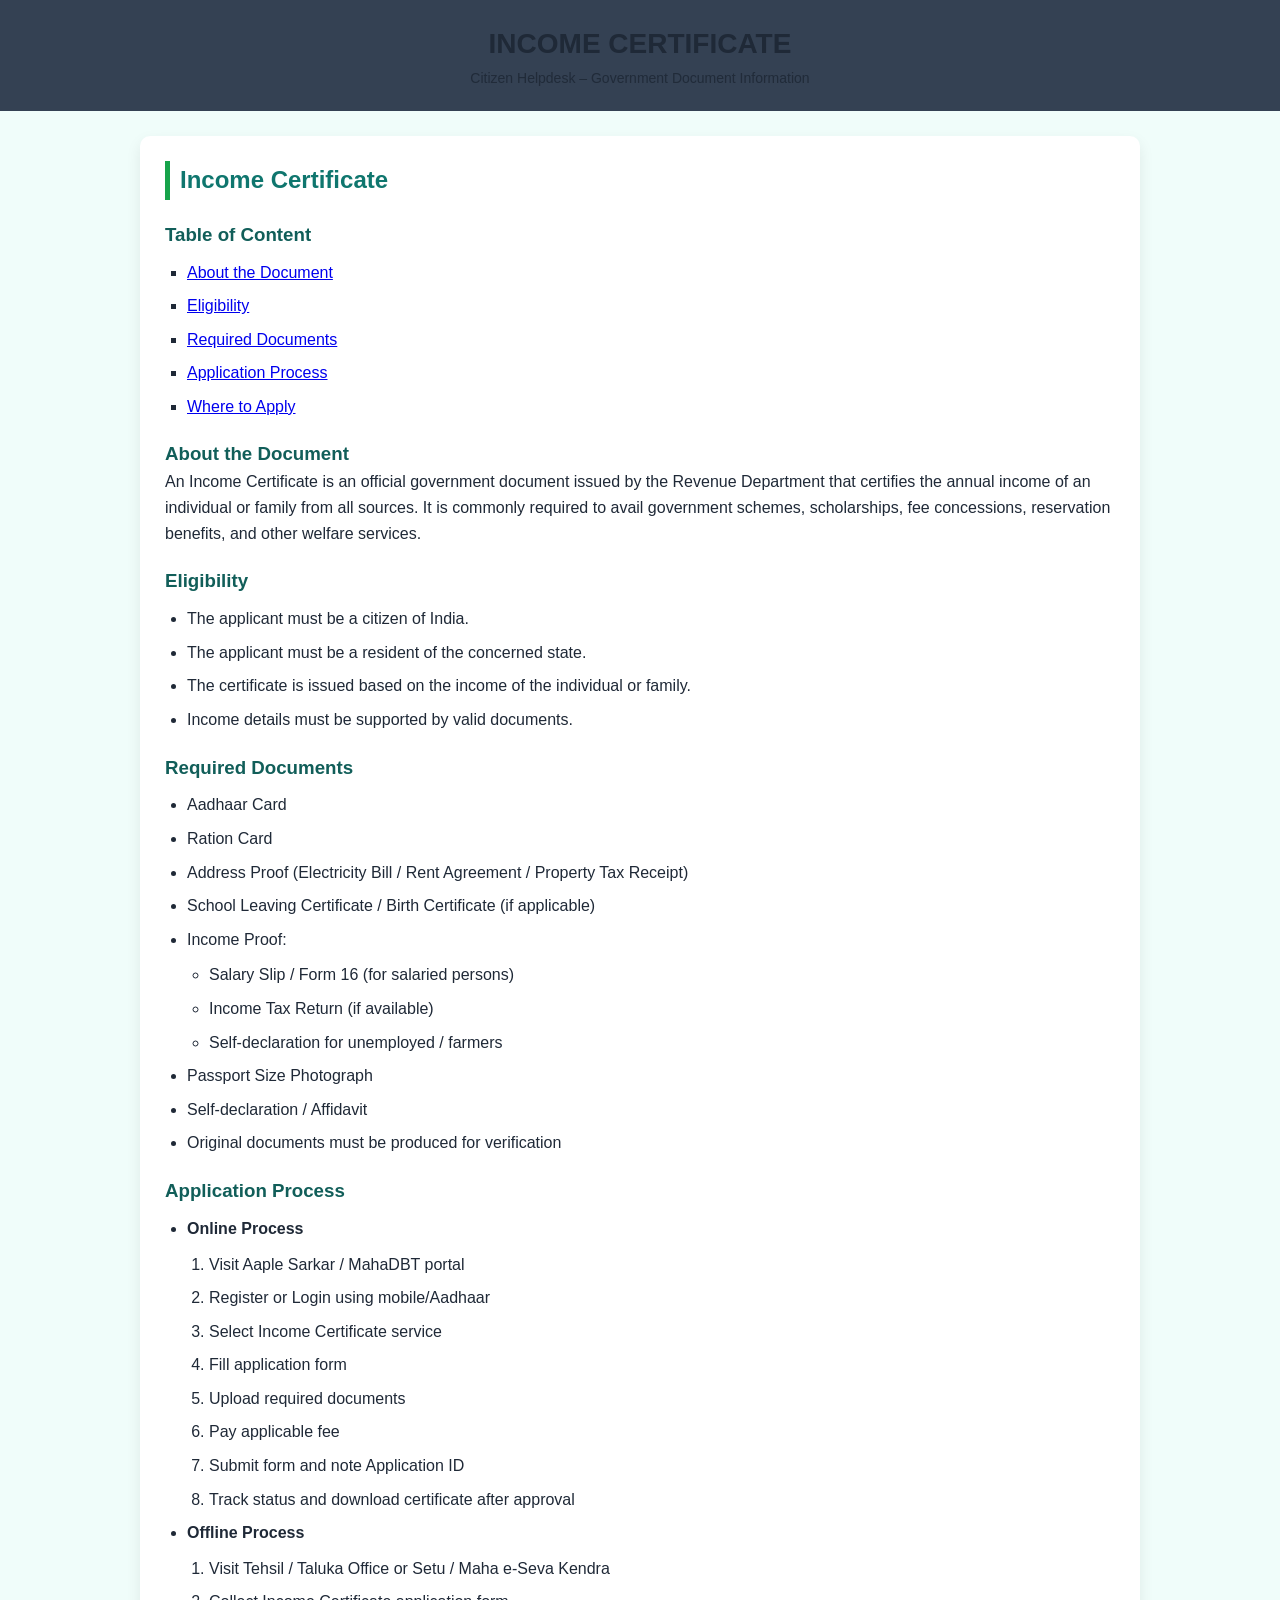
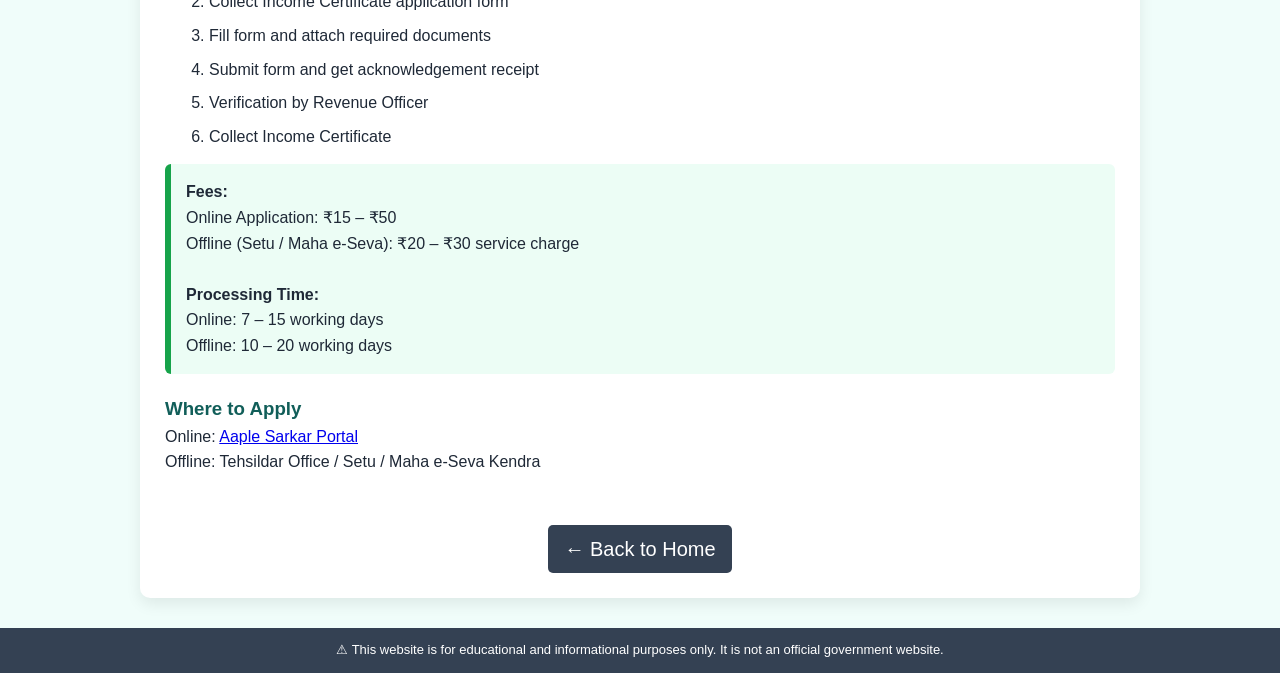
<file: income_certificate.html>
<!DOCTYPE html>
<html lang="en">
<head>
<meta charset="UTF-8">
<title>Income Certificate</title>
<style>
*{
    margin:0;
    padding:0;
    box-sizing:border-box;
}
body{
    font-family: "Segoe UI", Arial, sans-serif;
    background:#F0FDFA;
    color:#1F2937;
    line-height:1.6;
}
header{
    background-color: #344153;
    padding:22px;
    text-align:center;
}
header h1{
    font-size:28px;
}
header p{
    font-size:14px;
    opacity:0.9;
}
.section{
    background:white;
    margin:25px auto;
    padding:25px;
    width:90%;
    max-width:1000px;
    border-radius:10px;
    box-shadow:0 6px 15px rgba(0,0,0,0.08);
}
.section h2{
    color:#0F766E;
    margin-bottom:15px;
    border-left:5px solid #16A34A;
    padding-left:10px;
}
.section h3{
    margin-top:20px;
    color:#115E59;
}
ul,ol{
    margin-left:22px;
    margin-top:10px;
}
li{
    margin-bottom:8px;
}
.info-box{
    background:#ECFDF5;
    border-left:6px solid #16A34A;
    padding:15px;
    border-radius:6px;
    margin-top:15px;
    font-weight:500;
}
.home-return{
    display: block;
    font-size: 20px;
    text-decoration: none;
    color: white;
    background-color: #344153;
    border-radius: 5px;
    text-align: center;
    padding: 8px 16px;
    width: fit-content;
    margin: 25px auto 0 auto;
}
footer{
    background-color: #344153;
    color:white;
    text-align:center;
    padding:12px;
    font-size:13px;
    margin-top:30px;
}
@media(max-width:600px){
    header h1{font-size:22px;}
}
</style>
</head>
<body>

<header>
    <h1>INCOME CERTIFICATE</h1>
    <p>Citizen Helpdesk – Government Document Information</p>
</header>

<section class="section">
    <h2>Income Certificate</h2>

    <div>
        <h3>Table of Content</h3>
        <ul>
            <li style="list-style: square;"><a href="#step1">About the Document</a></li>
            <li style="list-style: square;"><a href="#step2">Eligibility</a></li>
            <li style="list-style: square;"><a href="#step3">Required Documents</a></li>
            <li style="list-style: square;"><a href="#step4">Application Process</a></li>
            <li style="list-style: square;"><a href="#step5">Where to Apply</a></li>
        </ul>
    </div>

    <h3 id="step1">About the Document</h3>
    <p>
        An Income Certificate is an official government document issued by the Revenue Department
        that certifies the annual income of an individual or family from all sources.
        It is commonly required to avail government schemes, scholarships, fee concessions,
        reservation benefits, and other welfare services.
    </p>

    <h3 id="step2">Eligibility</h3>
    <ul>
        <li>The applicant must be a citizen of India.</li>
        <li>The applicant must be a resident of the concerned state.</li>
        <li>The certificate is issued based on the income of the individual or family.</li>
        <li>Income details must be supported by valid documents.</li>
    </ul>

    <h3 id="step3">Required Documents</h3>
    <ul>
        <li>Aadhaar Card</li>
        <li>Ration Card</li>
        <li>Address Proof (Electricity Bill / Rent Agreement / Property Tax Receipt)</li>
        <li>School Leaving Certificate / Birth Certificate (if applicable)</li>
        <li>Income Proof:
            <ul>
                <li>Salary Slip / Form 16 (for salaried persons)</li>
                <li>Income Tax Return (if available)</li>
                <li>Self-declaration for unemployed / farmers</li>
            </ul>
        </li>
        <li>Passport Size Photograph</li>
        <li>Self-declaration / Affidavit</li>
        <li>Original documents must be produced for verification</li>
    </ul>

    <h3 id="step4">Application Process</h3>
    <ul>
        <li><b>Online Process</b></li>
        <ol>
            <li>Visit Aaple Sarkar / MahaDBT portal</li>
            <li>Register or Login using mobile/Aadhaar</li>
            <li>Select Income Certificate service</li>
            <li>Fill application form</li>
            <li>Upload required documents</li>
            <li>Pay applicable fee</li>
            <li>Submit form and note Application ID</li>
            <li>Track status and download certificate after approval</li>
        </ol>

        <li><b>Offline Process</b></li>
        <ol>
            <li>Visit Tehsil / Taluka Office or Setu / Maha e-Seva Kendra</li>
            <li>Collect Income Certificate application form</li>
            <li>Fill form and attach required documents</li>
            <li>Submit form and get acknowledgement receipt</li>
            <li>Verification by Revenue Officer</li>
            <li>Collect Income Certificate</li>
        </ol>
    </ul>

    <div class="info-box">
        <strong>Fees:</strong><br>
        Online Application: ₹15 – ₹50<br>
        Offline (Setu / Maha e-Seva): ₹20 – ₹30 service charge<br><br>

        <strong>Processing Time:</strong><br>
        Online: 7 – 15 working days<br>
        Offline: 10 – 20 working days
    </div>

    <h3 id="step5">Where to Apply</h3>
    <p>
        Online: <a href="https://aaplesarkar.mahaonline.gov.in">Aaple Sarkar Portal</a><br>
        Offline: Tehsildar Office / Setu / Maha e-Seva Kendra
    </p>

    <br>
    <a href="index.html" class="home-return">← Back to Home</a>
</section>

<footer>
    ⚠ This website is for educational and informational purposes only.
    It is not an official government website.
</footer>

</body>
</html>
</file>
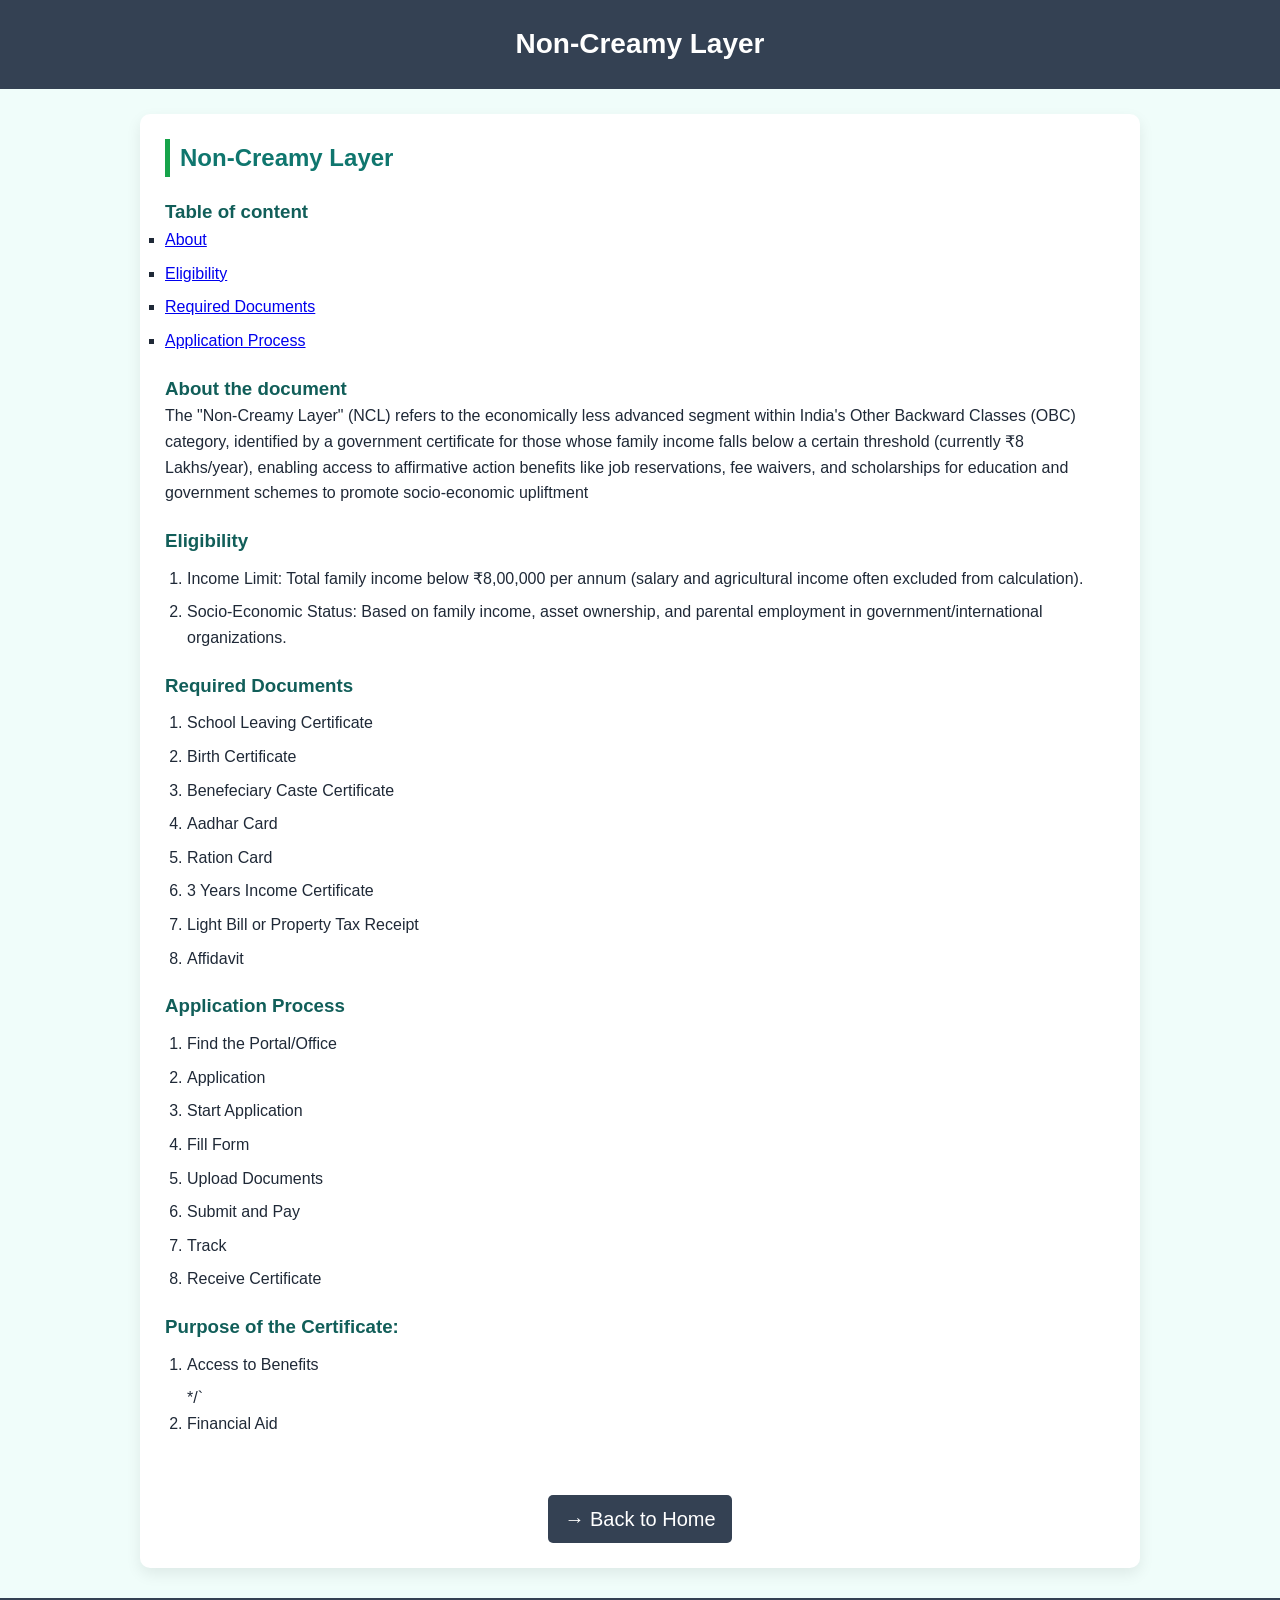
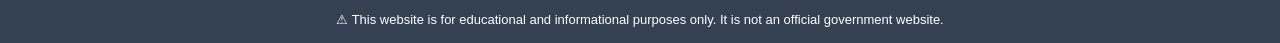
<file: non_creamy_layer.html>
<!DOCTYPE html>
<html lang="en">

<head>
    <meta charset="UTF-8">
    <title>Non-Creamy Layer | Citizen Helpdesk</title>

    <style>
        /* ===== GLOBAL ===== */
        * {
            margin: 0;
            padding: 0;
            box-sizing: border-box;
        }

        body {
            font-family: "Segoe UI", Arial, sans-serif;
            background: #F0FDFA;
            color: #1F2937;
            line-height: 1.6;
        }

        /* ===== HEADER ===== */
        header {
            background-color: #344153;
            color: white;
            padding: 22px;
            text-align: center;
        }

        header h1 {
            font-size: 28px;
        }

        header p {
            font-size: 14px;
            opacity: 0.9;
        }

        /* ===== MAIN SECTION ===== */
        .section {
            background: white;
            margin: 25px auto;
            padding: 25px;
            width: 90%;
            max-width: 1000px;
            border-radius: 10px;
            box-shadow: 0 6px 15px rgba(0, 0, 0, 0.08);
        }

        .section h2 {
            color: #0F766E;
            margin-bottom: 15px;
            border-left: 5px solid #16A34A;
            padding-left: 10px;
        }

        .section h3 {
            margin-top: 20px;
            color: #115E59;
        }

        /* ===== LISTS ===== */
        ol {
            margin-left: 22px;
            margin-top: 10px;
        }

        li {
            margin-bottom: 8px;
        }

        /* ===== INFO BOX ===== */
        .info-box {
            background: #ECFDF5;
            border-left: 6px solid #16A34A;
            padding: 15px;
            border-radius: 6px;
            margin-top: 20px;
            font-weight: 500;
        }

        .home-return {
            display: block;
            font-size: 20px;
            text-decoration: none;
            color: white;
            background-color: #344153;
            border-radius: 5px;
            text-align: center;
            padding: 8px 16px;
            width: fit-content;
            margin: 25px auto 0 auto;
        }

        /* ===== FOOTER ===== */
        footer {
            background-color: #344153;
            color: white;
            text-align: center;
            padding: 12px;
            font-size: 13px;
            margin-top: 30px;
        }

        /* ===== MOBILE ===== */
        @media(max-width:600px) {
            header h1 {
                font-size: 22px;
            }
        }
    </style>

</head>

<body>

    <header>
        <h1>Non-Creamy Layer</h1>

    </header>

    <section class="section">

        <h2>Non-Creamy Layer</h2>
        <div>
            <h3>Table of content</h3>
            <ul>

                <li style="list-style: square;"><a href="#step1">About</a><br></li>
                <li style="list-style: square;"><a href="#step2">Eligibility</a><br></li>
                <li style="list-style: square;"> <a href="#step3">Required Documents</a><br></li>
                <li style="list-style: square;"><a href="#step4">Application Process</a><br></li>
            </ul>
        </div>
        <h3 id="step1">About the document</h3>
        <p>
            The "Non-Creamy Layer" (NCL) refers to the economically less advanced segment within India's Other Backward
            Classes (OBC) category, identified by a government certificate for those whose family income falls below a
            certain
            threshold (currently ₹8 Lakhs/year), enabling access to affirmative action benefits like job
            reservations, fee waivers, and scholarships for education and government schemes to promote socio-economic
            upliftment
        </p>

        <h3 id="step2">Eligibility</h3>
        <ol>
            <li>Income Limit: Total family income below ₹8,00,000 per annum
                (salary and agricultural income often excluded from calculation).</li>
            <li>Socio-Economic Status: Based on family income, asset ownership,
                and parental employment in government/international organizations. </li>
        </ol>

        <h3 id="step3">Required Documents</h3>
        <ol>
            <li>School Leaving Certificate</li>
            <li>Birth Certificate</li>
            <li>Benefeciary Caste Certificate</li>
            <li>Aadhar Card</li>
            <li>Ration Card</li>
            <li>3 Years Income Certificate </li>
            <li>Light Bill or Property Tax Receipt</li>
            <li>Affidavit</li>
        </ol>

        <h3 id="step4">Application Process</h3>
        <ol>
            <li>Find the Portal/Office</li>
            <li>Application</li>
            <li>Start Application</li>
            <li>Fill Form</li>
            <li>Upload Documents</li>
            <li>Submit and Pay</li>
            <li> Track</li>
            <li>Receive Certificate</li>
        </ol>

        <h3>Purpose of the Certificate:</h3>
        <ol>
            <li>Access to Benefits</li>*/`   
            <li>Financial Aid</li>
        </ol>

        <br>
        <a href="index.html" alt="Home page link" class="home-return">→ Back to Home</a>
    </section>

    <footer>
        ⚠ This website is for educational and informational purposes only.
        It is not an official government website.
    </footer>

</body>

</html>
</file>
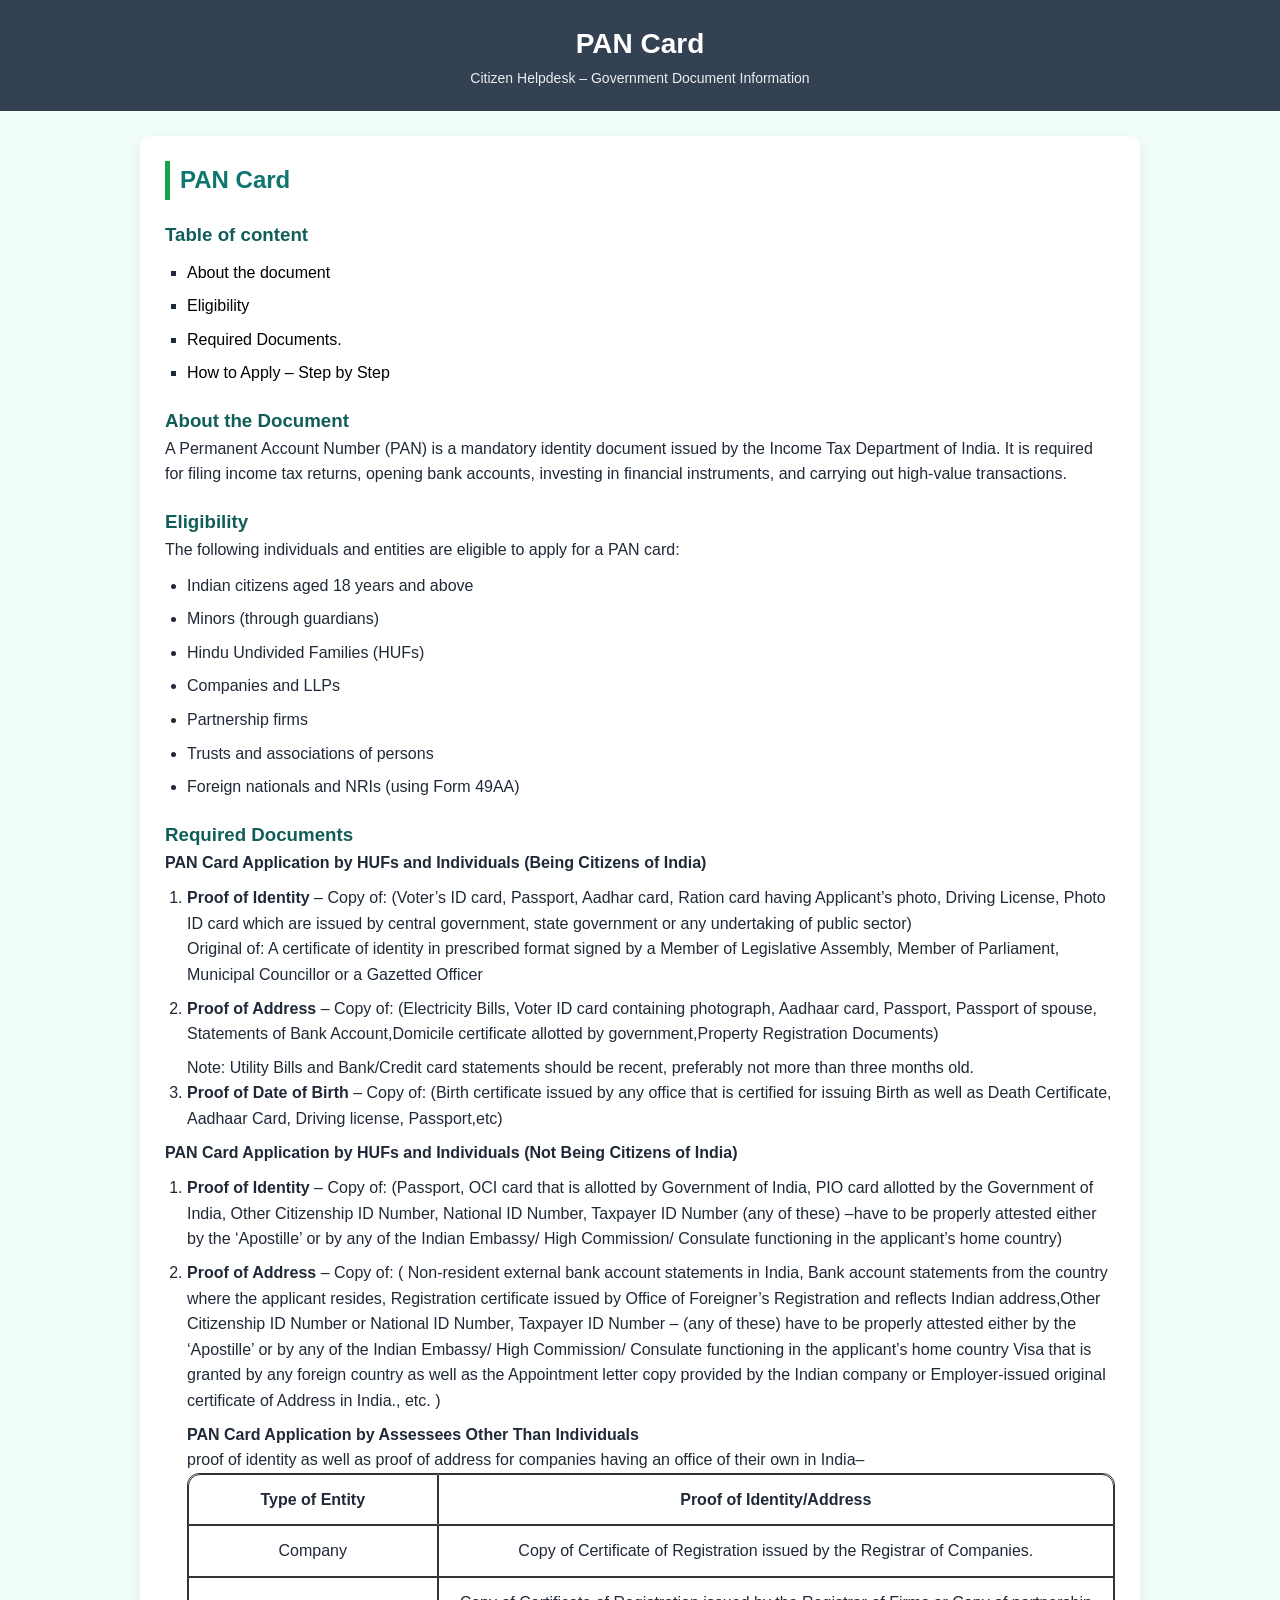
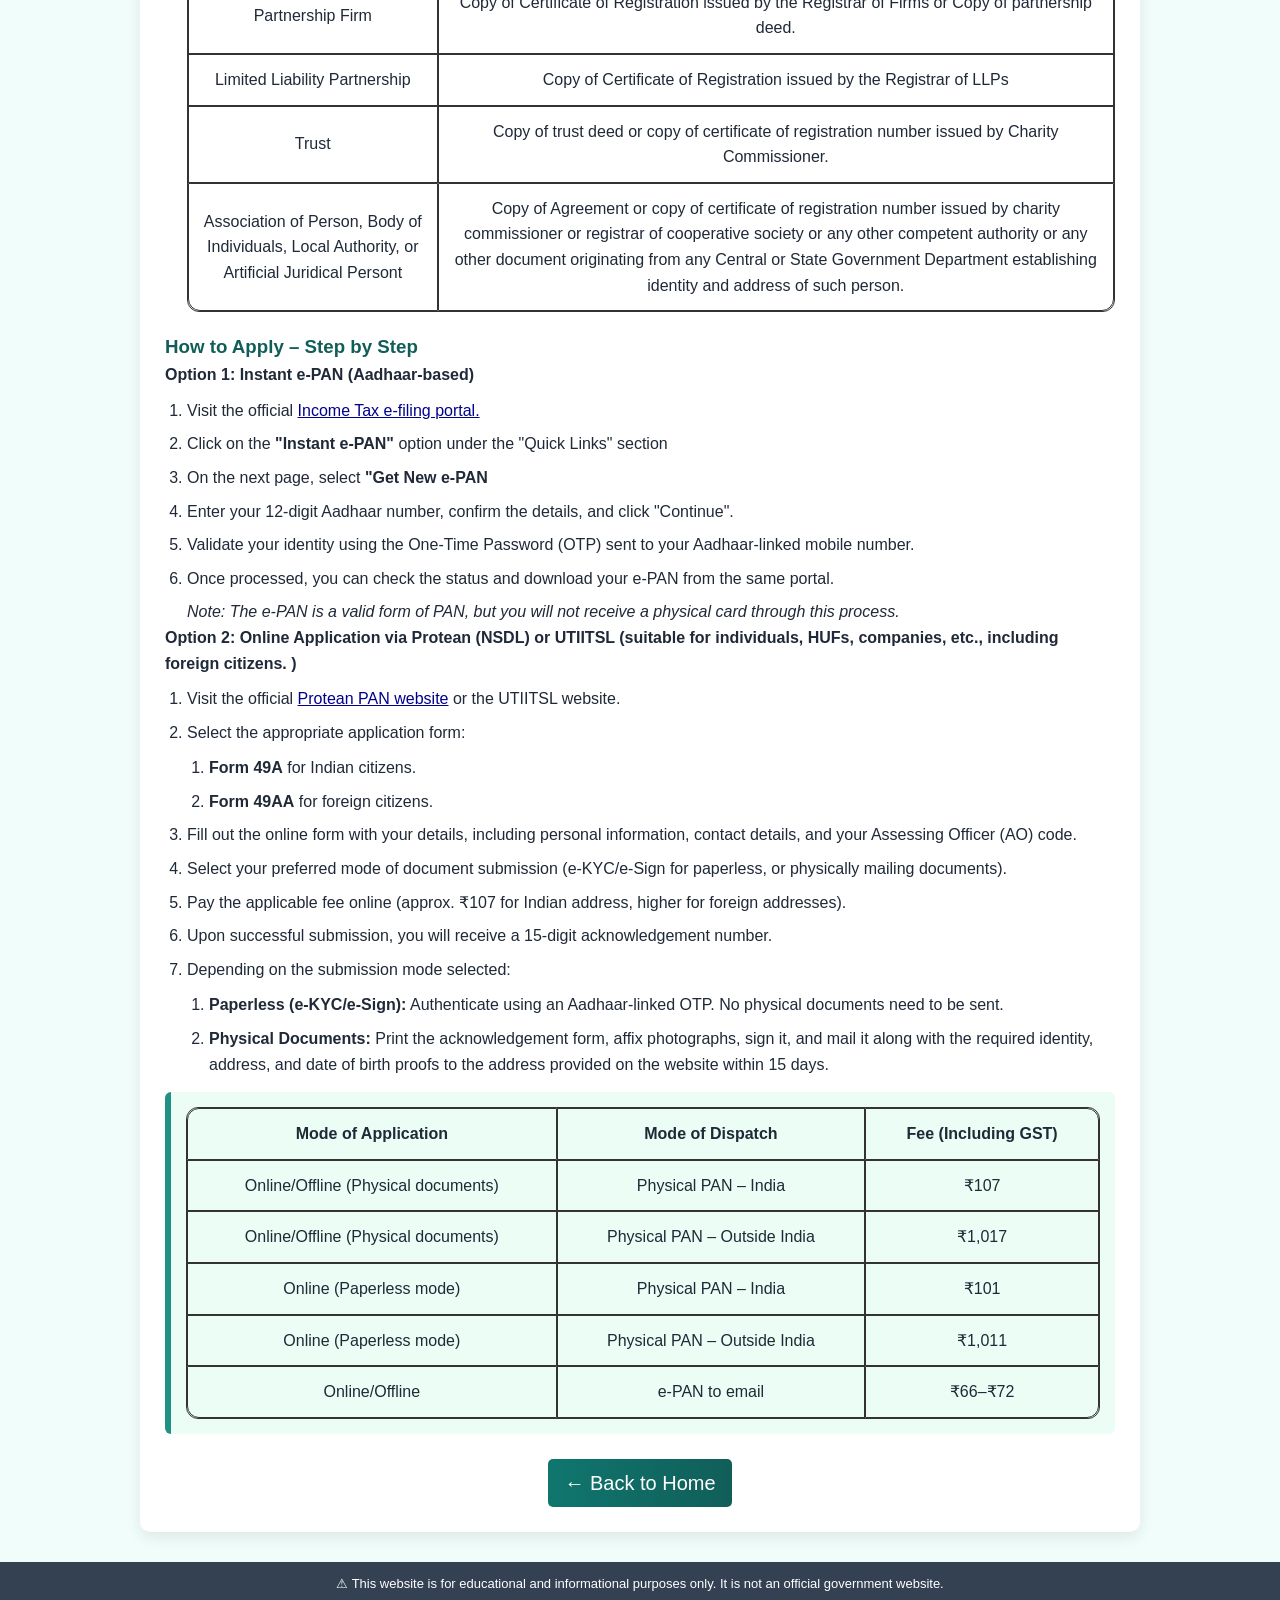
<file: pan_card.html>
<!DOCTYPE html>
<html lang="en">

<head>
    <meta charset="UTF-8">
    <title>Documents required for PAN CARD</title>

    <style>
        /* ===== GLOBAL ===== */
        * {
            margin: 0;
            padding: 0;
            box-sizing: border-box;
        }

        body {
            font-family: "Segoe UI", Arial, sans-serif;
            background: #F0FDFA;
            color: #1F2937;
            line-height: 1.6;
        }

        /* ===== HEADER ===== */
        header {
            background-color: #344153;
            color: white;
            padding: 22px;
            text-align: center;
        }

        header h1 {
            font-size: 28px;
        }

        header p {
            font-size: 14px;
            opacity: 0.9;
        }

        /* ===== MAIN SECTION ===== */
        .section {
            background: white;
            margin: 25px auto;
            padding: 25px;
            width: 90%;
            max-width: 1000px;
            border-radius: 10px;
            box-shadow: 0 6px 15px rgba(0, 0, 0, 0.08);
        }

        .section h2 {
            color: #0F766E;
            margin-bottom: 15px;
            border-left: 5px solid #16A34A;
            padding-left: 10px;
        }

        .section h3 {
            margin-top: 20px;
            color: #115E59;
        }

        /* ===== LISTS ===== */
        ul,
        ol {
            margin-left: 22px;
            margin-top: 10px;
        }

        li {
            margin-bottom: 8px;

        }

        /* ===== INFO BOX ===== */
        .info-box {
            background: #ECFDF5;
            border-left: 6px solid #1f9285;
            padding: 15px;
            border-radius: 6px;
            margin-top: 15px;
            font-weight: 500;


        }

        /* ===== FOOTER ===== */
        footer {
            background-color: #344153;
            color: white;
            text-align: center;
            padding: 12px;
            font-size: 13px;
            margin-top: 30px;
        }

        /* ===== MOBILE ===== */
        @media(max-width:600px) {
            header h1 {
                font-size: 22px;
            }
        }

        a {
            font-weight: 500;
            text-decoration: none;
            color: black;
        }

        .heading {
            font-weight: bold;
        }

        /* ===== table ===== */

        .pan-table {
            width: 100%;
            border: 1px solid #333;
            border-radius: 12px;
            border-collapse: separate;
            /* REQUIRED */
            border-spacing: 0;
        }

        /* Cells */
        .pan-table th,
        .pan-table td {
            border: 1px solid #333;
            padding: 12px;
            text-align: center;
        }

        /* Round outer corners */
        .pan-table tr:first-child th:first-child {
            border-top-left-radius: 12px;
        }

        .pan-table tr:first-child th:last-child {
            border-top-right-radius: 12px;
        }

        .pan-table tr:last-child td:first-child {
            border-bottom-left-radius: 12px;
        }

        .pan-table tr:last-child td:last-child {
            border-bottom-right-radius: 12px;
        }

        .home-return {
            display: block;
            font-size: 20px;
            text-decoration: none;
            color: white;
            background: linear-gradient(90deg, #0F766E, #115E59);
            border-radius: 5px;
            text-align: center;
            padding: 8px 16px;
            width: fit-content;
            margin: 25px auto 0 auto;
        }
    </style>

</head>

<body>

    <header>
        <h1>PAN Card</h1>
        <p>Citizen Helpdesk – Government Document Information</p>
    </header>


    <section class="section">
        <h2>PAN Card</h2>

        <div>
            <h3>Table of content</h3>
            <ul>
                <li style="list-style: square;"><a href="#step1">About the document</a><br></li>
                <li style="list-style: square;"><a href="#step2">Eligibility</a><br></li>
                <li style="list-style: square;"><a href="#step3">Required Documents.</a><br></li>
                <li style="list-style: square;"> <a href="#step4">How to Apply – Step by Step</a><br></li>
            </ul>
        </div>
        <h3 id="step1" class="headings">About the Document</h3>
        <p>A Permanent Account Number (PAN) is a mandatory identity document issued by the Income Tax Department of
            India. It is required for filing income tax returns, opening bank accounts, investing in financial
            instruments, and carrying out high-value transactions. </p>

        <h3 id="step2" class="headings">Eligibility</h3>


        <p>The following individuals and entities are eligible to apply for a PAN card:</p>
        <ul>
            <li>Indian citizens aged 18 years and above</li>
            <li>Minors (through guardians)</li>
            <li>Hindu Undivided Families (HUFs)</li>
            <li>Companies and LLPs</li>
            <li>Partnership firms</li>
            <li>Trusts and associations of persons</li>
            <li>Foreign nationals and NRIs (using Form 49AA)</li>

        </ul>

        <h3 id="step3" class="headings">Required Documents</h3>

        <p style="font-weight: bold;">PAN Card Application by HUFs and Individuals (Being Citizens of India)</p>
        <ol>
            <li>
                <strong>Proof of Identity</strong> – Copy of: (Voter’s ID card, Passport, Aadhar card, Ration card
                having Applicant’s photo, Driving License, Photo ID card which are issued by central government, state
                government or any undertaking of public sector​)
                <br>
                Original of:
                A certificate of identity in prescribed format signed by a Member of Legislative Assembly, Member of
                Parliament, Municipal Councillor or a Gazetted Officer
            </li>
            <li>
                <strong>Proof of Address</strong> – Copy of:

                (Electricity Bills,
                Voter ID card containing photograph,
                Aadhaar card,
                Passport,
                Passport of spouse, Statements of Bank Account,Domicile certificate allotted by government,Property
                Registration Documents)
            </li>
            Note: Utility Bills and Bank/Credit card statements should be recent, preferably not more than three months
            old.

            <li>
                <strong>Proof of Date of Birth</strong> – Copy of:
                (Birth certificate issued by any office that is certified for issuing Birth as well as Death
                Certificate,
                Aadhaar Card,
                Driving license,
                Passport,etc)
            </li>
        </ol>


        <p style="font-weight: bold;">PAN Card Application by HUFs and Individuals (Not Being Citizens of India)</p>

        <ol>
            <li>
                <strong>Proof of Identity</strong> – Copy of: (Passport,
                OCI card that is allotted by Government of India,
                PIO card allotted by the Government of India,
                Other Citizenship ID Number, National ID Number, Taxpayer ID Number (any of these) –have to be properly
                attested either by the ‘Apostille’ or by any of the Indian Embassy/ High Commission/ Consulate
                functioning in the applicant’s home country)
            </li>
            <li>
                <strong>Proof of Address</strong> – Copy of: (
                Non-resident external bank account statements in India,
                Bank account statements from the country where the applicant resides,
                Registration certificate issued by Office of Foreigner’s Registration and reflects Indian address,Other
                Citizenship ID Number or National ID Number, Taxpayer ID Number – (any of these) have to be properly
                attested either by the ‘Apostille’ or by any of the Indian Embassy/ High Commission/ Consulate
                functioning in the applicant’s home country Visa that is granted by any foreign country as well as the
                Appointment letter copy provided by the Indian company or Employer-issued original certificate of
                Address in India., etc.
                )
            </li>

            <p style="font-weight: bold;">PAN Card Application by Assessees Other Than Individuals</p>
            <p>
                proof of identity as well as proof of address for companies having an office of their own in India–
            </p>
            <table class="pan-table">
                <thead>
                    <th>
                        Type of Entity
                    </th>
                    <th>
                        Proof of Identity/Address
                    </th>
                </thead>
                <tbody>
                    <tr>
                        <td>Company</td>
                        <td>Copy of Certificate of Registration issued by the Registrar of Companies.</td>
                    </tr>
                    <tr>
                        <td>Partnership Firm</td>
                        <td>Copy of Certificate of Registration issued by the Registrar of Firms or Copy of partnership
                            deed.</td>
                    </tr>
                    <tr>
                        <td>Limited Liability Partnership</td>
                        <td>Copy of Certificate of Registration issued by the Registrar of LLPs</td>
                    </tr>
                    <tr>
                        <td>Trust</td>
                        <td>Copy of trust deed or copy of certificate of registration number issued by Charity
                            Commissioner.</td>
                    </tr>
                    <tr>
                        <td>Association of Person, Body of Individuals,
                            Local Authority, or Artificial Juridical Persont</td>
                        <td>Copy of Agreement or copy of certificate of registration number issued by charity
                            commissioner or registrar of cooperative society or any other competent authority or any
                            other document originating from any Central or State Government Department establishing
                            identity and address of such person.</td>
                    </tr>
                </tbody>
            </table>
        </ol>

        <h3 id="step4" class="headings">How to Apply – Step by Step</h3>
        <p><strong>Option 1: Instant e-PAN (Aadhaar-based) </strong></p>
        <ol>
            <li>
                Visit the official <a href="https://eportal.incometax.gov.in/iec/foservices/"
                    style="text-decoration: underline; color: darkblue;"> Income Tax e-filing portal.</a>
            </li>
            <li>Click on the <strong>"Instant e-PAN"</strong> option under the "Quick Links" section</li>
            <li>On the next page, select <strong>"Get New e-PAN</strong></li>
            <li>Enter your 12-digit Aadhaar number, confirm the details, and click "Continue".</li>
            <li>Validate your identity using the One-Time Password (OTP) sent to your Aadhaar-linked mobile number.</li>
            <li>Once processed, you can check the status and download your e-PAN from the same portal. </li>
            <p style="font-style: italic;">Note: The e-PAN is a valid form of PAN, but you will not receive a physical
                card through this process. </p>
        </ol>

        <p><strong>Option 2: Online Application via Protean (NSDL) or UTIITSL (suitable for individuals, HUFs,
                companies, etc., including foreign citizens. )
            </strong></p>
        <ol>
            <li>
                Visit the official <a href="https://tinpan.proteantech.in"
                    style="text-decoration: underline; color: darkblue;"> Protean PAN website</a> or the UTIITSL
                website.
            </li>
            <li>Select the appropriate application form:
                <ol>
                    <li><strong>Form 49A</strong> for Indian citizens.</li>
                    <li><strong>Form 49AA</strong> for foreign citizens.</li>
                </ol>
            </li>
            <li>Fill out the online form with your details, including personal information, contact details, and your
                Assessing Officer (AO) code.</li>
            <li>Select your preferred mode of document submission (e-KYC/e-Sign for paperless, or physically mailing
                documents).</li>
            <li>Pay the applicable fee online (approx. ₹107 for Indian address, higher for foreign addresses).</li>
            <li>Upon successful submission, you will receive a 15-digit acknowledgement number. </li>
            <li>
                Depending on the submission mode selected:
                <ol>
                    <li><strong>Paperless (e-KYC/e-Sign):</strong> Authenticate using an Aadhaar-linked OTP. No physical
                        documents need to be sent.</li>
                    <li>
                        <strong>Physical Documents:</strong> Print the acknowledgement form, affix photographs, sign it,
                        and mail it along with the required identity, address, and date of birth proofs to the address
                        provided on the website within 15 days.
                    </li>
                </ol>
            </li>
        </ol>
        <div class="info-box">
            <table class="pan-table">
                <thead>
                    <tr>
                        <th>Mode of Application</th>
                        <th>Mode of Dispatch</th>
                        <th>Fee (Including GST)</th>
                    </tr>
                </thead>
                <tbody>

                    <td>
                        Online/Offline (Physical documents)
                    </td>
                    <td>Physical PAN – India</td>
                    <td>₹107</td>
                    </tr>
                    <td>
                        Online/Offline (Physical documents)
                    </td>
                    <td>Physical PAN – Outside India</td>
                    <td>₹1,017</td>
                    </tr>

                    <td>
                        Online (Paperless mode)
                    </td>
                    <td>Physical PAN – India</td>
                    <td>₹101</td>
                    </tr>
                    <td>
                        Online (Paperless mode)
                    </td>
                    <td>Physical PAN – Outside India</td>
                    <td>₹1,011</td>
                    </tr>
                    <td>
                        Online/Offline
                    </td>
                    <td>e-PAN to email</td>
                    <td>₹66–₹72</td>
                    </tr>
                </tbody>
            </table>
        </div>

        <a href="index.html" alt="Home page link" class="home-return">← Back to Home</a>

    </section>

    <footer>
        ⚠ This website is for educational and informational purposes only.
        It is not an official government website.
    </footer>

</body>

</html>
</file>
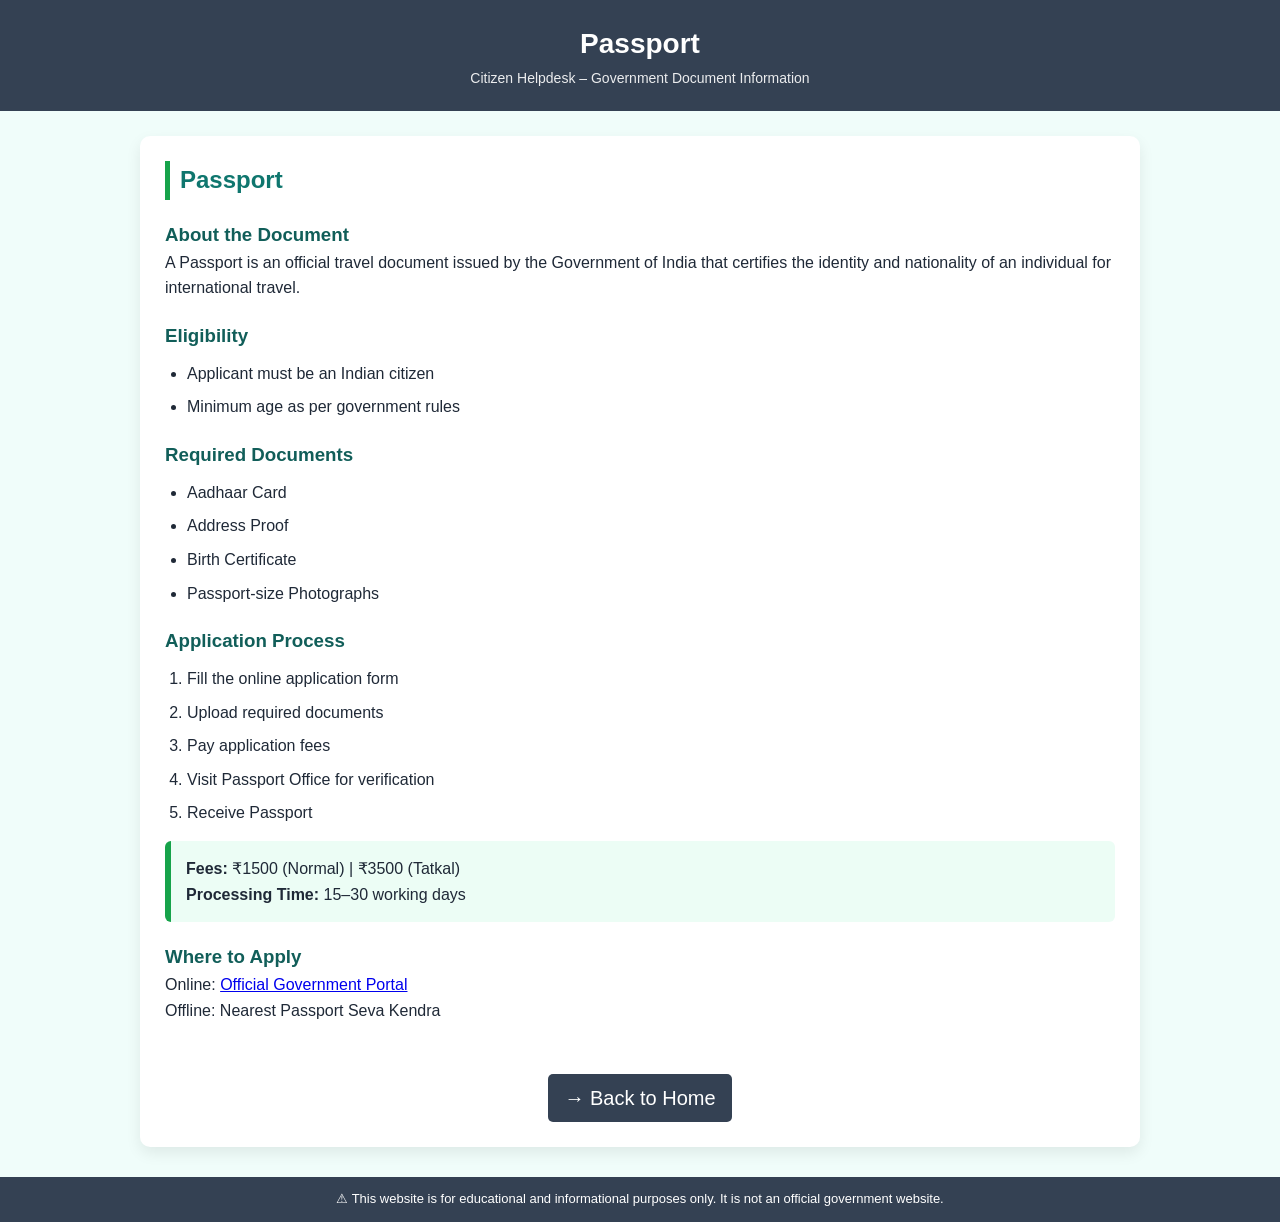
<file: passport.html>
<!DOCTYPE html>
<html lang="en">

<head>
    <meta charset="UTF-8">
    <title>Passport | Citizen Helpdesk</title>

    <style>
        /* ===== GLOBAL ===== */
        * {
            margin: 0;
            padding: 0;
            box-sizing: border-box;
        }

        body {
            font-family: "Segoe UI", Arial, sans-serif;
            background: #F0FDFA;
            color: #1F2937;
            line-height: 1.6;
        }

        /* ===== HEADER ===== */
        header {
            background-color: #344153;
            color: white;
            padding: 22px;
            text-align: center;
        }

        header h1 {
            font-size: 28px;
        }

        header p {
            font-size: 14px;
            opacity: 0.9;
        }

        /* ===== MAIN SECTION ===== */
        .section {
            background: white;
            margin: 25px auto;
            padding: 25px;
            width: 90%;
            max-width: 1000px;
            border-radius: 10px;
            box-shadow: 0 6px 15px rgba(0, 0, 0, 0.08);
        }

        .section h2 {
            color: #0F766E;
            margin-bottom: 15px;
            border-left: 5px solid #16A34A;
            padding-left: 10px;
        }

        .section h3 {
            margin-top: 20px;
            color: #115E59;
        }

        /* ===== LISTS ===== */
        ul,
        ol {
            margin-left: 22px;
            margin-top: 10px;
        }

        li {
            margin-bottom: 8px;
        }

        /* ===== INFO BOX ===== */
        .info-box {
            background: #ECFDF5;
            border-left: 6px solid #16A34A;
            padding: 15px;
            border-radius: 6px;
            margin-top: 15px;
            font-weight: 500;
        }

        .home-return {
            display: block;
            font-size: 20px;
            text-decoration: none;
            color: white;
            background-color: #344153;
            border-radius: 5px;
            text-align: center;
            padding: 8px 16px;
            width: fit-content;
            margin: 25px auto 0 auto;
        }

        /* ===== FOOTER ===== */
        footer {
            background-color: #344153;
            color: white;
            text-align: center;
            padding: 12px;
            font-size: 13px;
            margin-top: 30px;
        }

        /* ===== MOBILE ===== */
        @media(max-width:600px) {
            header h1 {
                font-size: 22px;
            }
        }
    </style>

</head>

<body>

    <header>
        <h1>Passport</h1>
        <p>Citizen Helpdesk – Government Document Information</p>
    </header>

    <section class="section">
        <h2>Passport</h2>

        <h3>About the Document</h3>
        <p>
            A Passport is an official travel document issued by the Government of India
            that certifies the identity and nationality of an individual for international travel.
        </p>

        <h3>Eligibility</h3>
        <ul>
            <li>Applicant must be an Indian citizen</li>
            <li>Minimum age as per government rules</li>
        </ul>

        <h3>Required Documents</h3>
        <ul>
            <li>Aadhaar Card</li>
            <li>Address Proof</li>
            <li>Birth Certificate</li>
            <li>Passport-size Photographs</li>
        </ul>

        <h3>Application Process</h3>
        <ol>
            <li>Fill the online application form</li>
            <li>Upload required documents</li>
            <li>Pay application fees</li>
            <li>Visit Passport Office for verification</li>
            <li>Receive Passport</li>
        </ol>

        <div class="info-box">
            <strong>Fees:</strong> ₹1500 (Normal) | ₹3500 (Tatkal) <br>
            <strong>Processing Time:</strong> 15–30 working days
        </div>

        <h3>Where to Apply</h3>
        <p>
            Online: <a href="https://www.passportindia.gov.in/psp">Official Government Portal </a> <br>
            Offline: Nearest Passport Seva Kendra
        </p>
        <br>
        <a href="index.html" alt="Home page link" class="home-return">→ Back to Home</a>
    </section>
    <footer>

        ⚠ This website is for educational and informational purposes only.
        It is not an official government website.
    </footer>

</body>

</html>
</file>
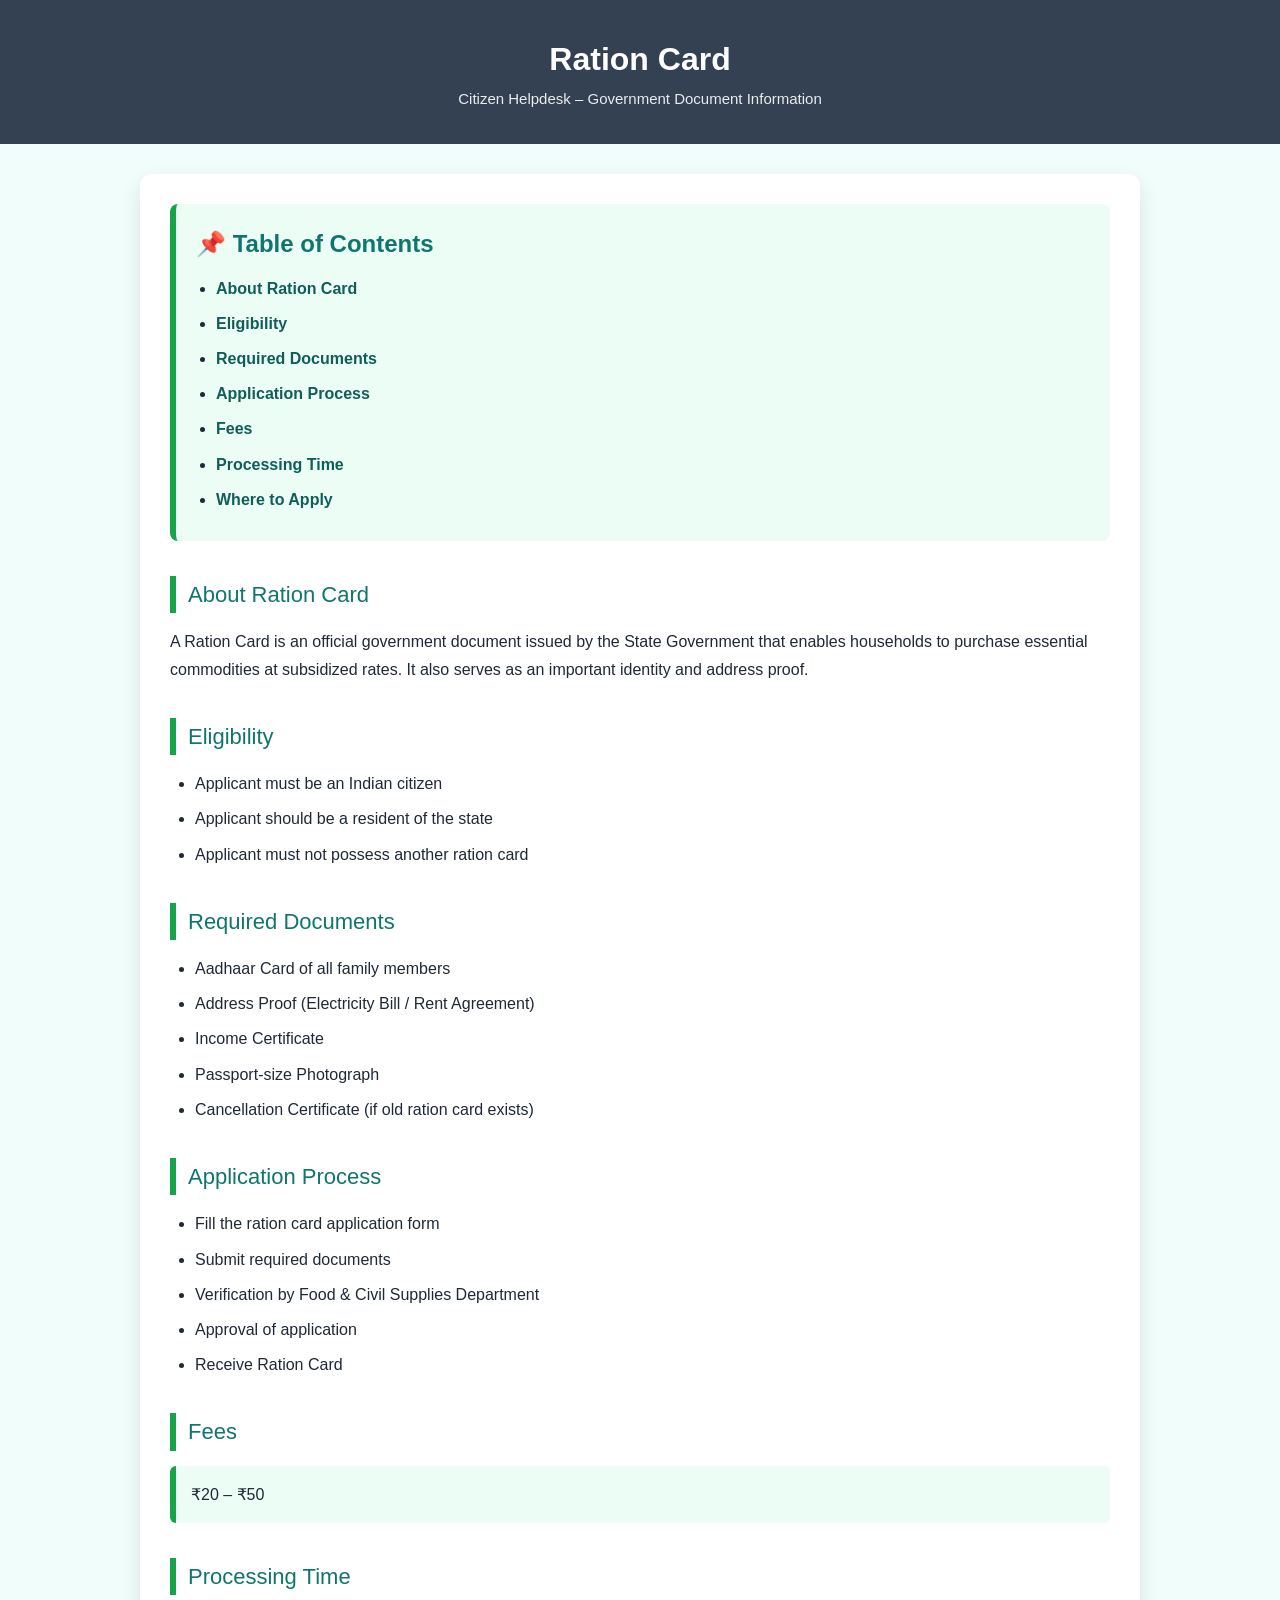
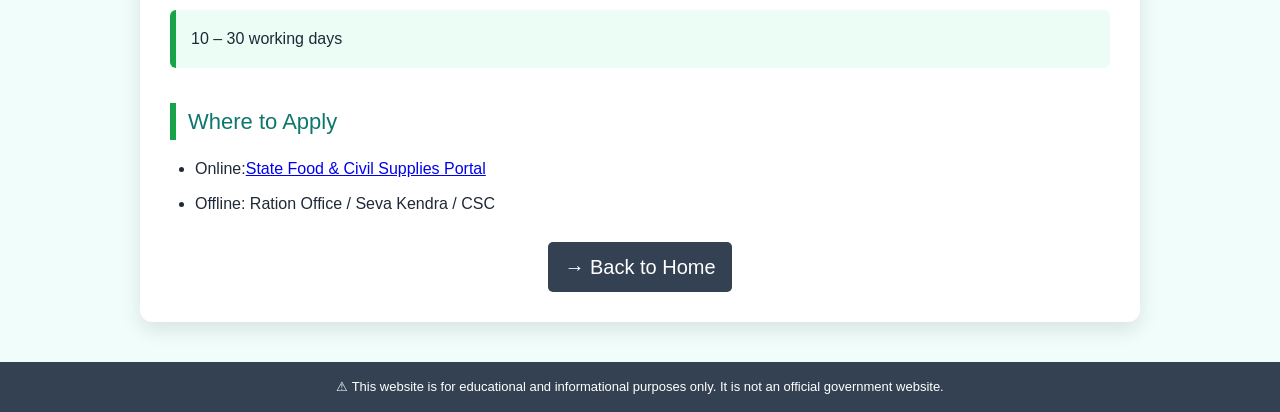
<file: ration_card.html>
<!DOCTYPE html>
<html lang="en">

<head>
    <meta charset="UTF-8">
    <title>Ration Card | Citizen Helpdesk</title>

    <style>
        /* ===== RESET ===== */
        * {
            margin: 0;
            padding: 0;
            box-sizing: border-box;
            font-family: "Segoe UI", Arial, sans-serif;
        }

        /* ===== BODY ===== */
        body {
            background: #F0FDFA;
            color: #1F2937;
            line-height: 1.7;
        }

        /* ===== HEADER ===== */
        header {
            background-color: #344153;
            color: white;
            padding: 32px 20px;
            text-align: center;
        }

        header h1 {
            font-size: 32px;
        }

        header p {
            font-size: 15px;
            opacity: 0.9;
        }

        /* ===== CONTAINER ===== */
        .container {
            width: 90%;
            max-width: 1000px;
            margin: 30px auto;
            background: white;
            padding: 30px;
            border-radius: 12px;
            box-shadow: 0 8px 20px rgba(0, 0, 0, 0.1);
        }

        /* ===== SECTION TITLE ===== */
        .section-title {
            color: #0F766E;
            border-left: 6px solid #16A34A;
            padding-left: 12px;
            margin: 35px 0 15px;
            font-size: 22px;
        }

        /* ===== TABLE OF CONTENTS ===== */
        .toc {
            background: #ECFDF5;
            border-left: 6px solid #16A34A;
            padding: 20px;
            border-radius: 8px;
        }

        .toc h2 {
            color: #0F766E;
            margin-bottom: 10px;
        }

        .toc ul {
            margin-left: 20px;
        }

        .toc li {
            margin-bottom: 8px;
        }

        .toc a {
            text-decoration: none;
            color: #115E59;
            font-weight: 600;
        }

        .toc a:hover {
            color: #16A34A;
            text-decoration: underline;
        }

        /* ===== LISTS ===== */
        ul {
            margin-left: 25px;
        }

        li {
            margin-bottom: 8px;
        }

        /* ===== INFO BOX ===== */
        .info-box {
            background: #ECFDF5;
            border-left: 6px solid #16A34A;
            padding: 15px;
            border-radius: 6px;
            font-weight: 500;
        }

        /* ===== APPLY BUTTON ===== */
        .home-return {
            display: block;
            font-size: 20px;
            text-decoration: none;
            color: white;
            background-color: #344153;
            border-radius: 5px;
            text-align: center;
            padding: 8px 16px;
            width: fit-content;
            margin: 25px auto 0 auto;
        }

        /* ===== FOOTER ===== */
        footer {
            background-color: #344153;
            color: white;
            text-align: center;
            padding: 14px;
            font-size: 13px;
            margin-top: 40px;
        }
    </style>
</head>

<body>

    <header>
        <h1>Ration Card</h1>
        <p>Citizen Helpdesk – Government Document Information</p>
    </header>

    <div class="container">

        <!-- TABLE OF CONTENTS -->
        <div class="toc">
            <h2>📌 Table of Contents</h2>
            <ul>
                <li><a href="#about">About Ration Card</a></li>
                <li><a href="#eligibility">Eligibility</a></li>
                <li><a href="#documents">Required Documents</a></li>
                <li><a href="#process">Application Process</a></li>
                <li><a href="#fees">Fees</a></li>
                <li><a href="#time">Processing Time</a></li>
                <li><a href="#apply">Where to Apply</a></li>
            </ul>
        </div>

        <!-- ABOUT -->
        <div id="about" class="section-title">About Ration Card</div>
        <p>
            A Ration Card is an official government document issued by the State Government
            that enables households to purchase essential commodities at subsidized rates.
            It also serves as an important identity and address proof.
        </p>

        <!-- ELIGIBILITY -->
        <div id="eligibility" class="section-title">Eligibility</div>
        <ul>
            <li>Applicant must be an Indian citizen</li>
            <li>Applicant should be a resident of the state</li>
            <li>Applicant must not possess another ration card</li>
        </ul>

        <!-- DOCUMENTS -->
        <div id="documents" class="section-title">Required Documents</div>
        <ul>
            <li>Aadhaar Card of all family members</li>
            <li>Address Proof (Electricity Bill / Rent Agreement)</li>
            <li>Income Certificate</li>
            <li>Passport-size Photograph</li>
            <li>Cancellation Certificate (if old ration card exists)</li>
        </ul>

        <!-- PROCESS -->
        <div id="process" class="section-title">Application Process</div>
        <ul>
            <li>Fill the ration card application form</li>
            <li>Submit required documents</li>
            <li>Verification by Food & Civil Supplies Department</li>
            <li>Approval of application</li>
            <li>Receive Ration Card</li>
        </ul>

        <!-- FEES -->
        <div id="fees" class="section-title">Fees</div>
        <div class="info-box">
            ₹20 – ₹50 
        </div>

        <!-- TIME -->
        <div id="time" class="section-title">Processing Time</div>
        <div class="info-box">
            10 – 30 working days
        </div>

        <!-- APPLY -->
        <div id="apply" class="section-title">Where to Apply</div>
        <ul>
            <li>Online:<a href="https://aaplesarkar.mahaonline.gov.in/en" target="_blank">State Food & Civil Supplies Portal</a></li>
            <li>Offline: Ration Office / Seva Kendra / CSC</li>
        </ul>

            <a href="index.html" alt="Home page link" class="home-return">→ Back to Home</a>

    </div>

    <footer>
        ⚠ This website is for educational and informational purposes only.
        It is not an official government website.
    </footer>

</body>

</html>
</file>
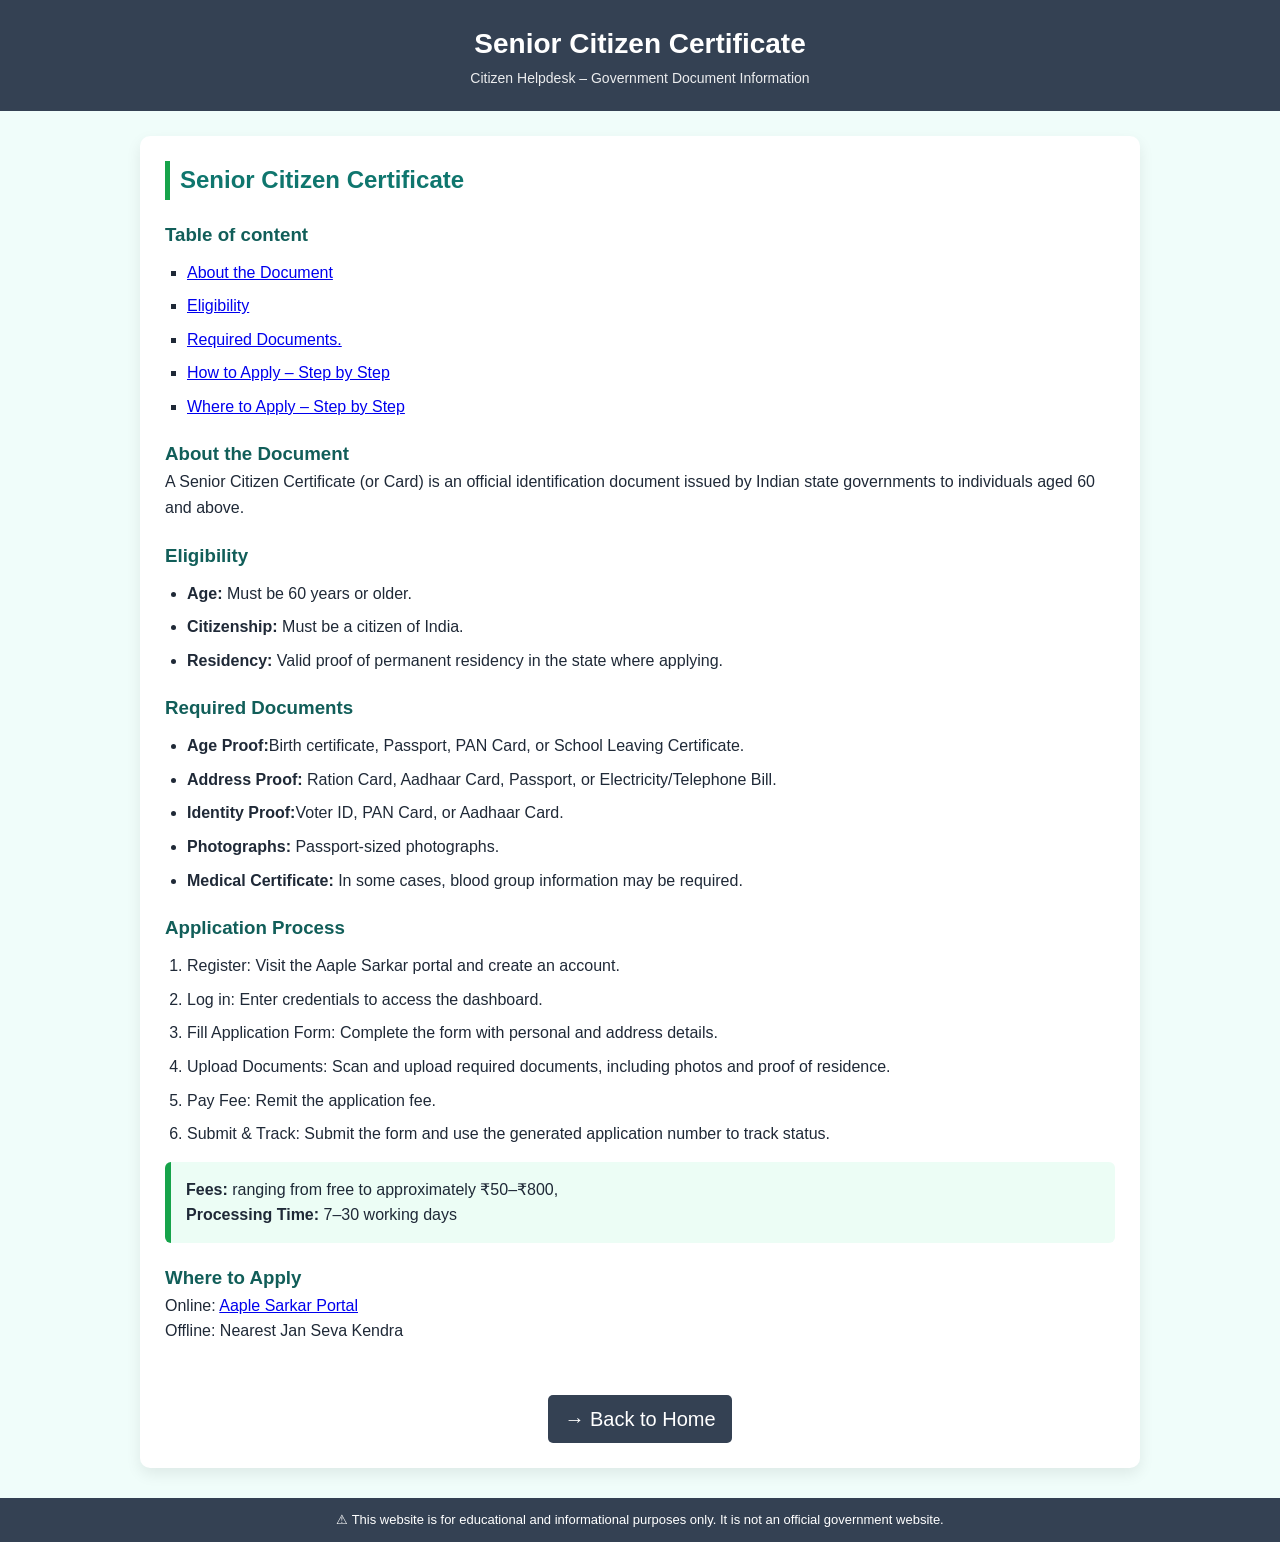
<file: senior_citizen.html>
<!DOCTYPE html>
<html lang="en">

<head>
    <meta charset="UTF-8">
    <title>Senior Citizen Certificate | Citizen Helpdesk</title>

    <style>
        /* ===== GLOBAL ===== */
        * {
            margin: 0;
            padding: 0;
            box-sizing: border-box;
        }

        body {
            font-family: "Segoe UI", Arial, sans-serif;
            background: #F0FDFA;
            color: #1F2937;
            line-height: 1.6;
        }

        /* ===== HEADER ===== */
        header {
            background-color: #344153;
            color: white;
            padding: 22px;
            text-align: center;
        }

        header h1 {
            font-size: 28px;
        }

        header p {
            font-size: 14px;
            opacity: 0.9;
        }

        /* ===== MAIN SECTION ===== */
        .section {
            background: white;
            margin: 25px auto;
            padding: 25px;
            width: 90%;
            max-width: 1000px;
            border-radius: 10px;
            box-shadow: 0 6px 15px rgba(0, 0, 0, 0.08);
        }

        .section h2 {
            color: #0F766E;
            margin-bottom: 15px;
            border-left: 5px solid #16A34A;
            padding-left: 10px;
        }

        .section h3 {
            margin-top: 20px;
            color: #115E59;
        }

        /* ===== LISTS ===== */
        ul,
        ol {
            margin-left: 22px;
            margin-top: 10px;
        }

        li {
            margin-bottom: 8px;
        }

        /* ===== INFO BOX ===== */
        .info-box {
            background: #ECFDF5;
            border-left: 6px solid #16A34A;
            padding: 15px;
            border-radius: 6px;
            margin-top: 15px;
            font-weight: 500;
        }

        .home-return {
            display: block;
            font-size: 20px;
            text-decoration: none;
            color: white;
            background-color: #344153;
            border-radius: 5px;
            text-align: center;
            padding: 8px 16px;
            width: fit-content;
            margin: 25px auto 0 auto;
        }

        /* ===== FOOTER ===== */
        footer {
            background-color: #344153;
            color: white;
            text-align: center;
            padding: 12px;
            font-size: 13px;
            margin-top: 30px;
        }

        /* ===== MOBILE ===== */
        @media(max-width:600px) {
            header h1 {
                font-size: 22px;
            }
        }
    </style>

</head>

<body>

    <header>
        <h1>Senior Citizen Certificate</h1>
        <p>Citizen Helpdesk – Government Document Information</p>
    </header>

    <section class="section">
        <h2>Senior Citizen Certificate</h2>
        <div>
            <h3>Table of content</h3>
            <ul>

                <li style="list-style: square;"><a href="#step1">About the Document</a><br></li>
                <li style="list-style: square;"><a href="#step2">Eligibility</a><br></li>
                <li style="list-style: square;"><a href="#step3">Required Documents.</a><br></li>
                <li style="list-style: square;"> <a href="#step4">How to Apply – Step by Step</a><br></li>
                <li style="list-style: square;"> <a href="#step5">Where to Apply – Step by Step</a><br></li>
            </ul>
        </div>

        <h3 id="step1" class="headings">About the Document</h3>
        <p>
            A Senior Citizen Certificate (or Card) is an official identification document issued by Indian state
            governments to individuals aged 60 and above.
        </p>

        <h3 id="step2" class="Eligibility">Eligibility</h3>
        <ul>
            <li><b>Age:</b> Must be 60 years or older.</li>
            <li><b>Citizenship:</b> Must be a citizen of India.</li>
            <li><b>Residency:</b> Valid proof of permanent residency in the state where applying. </li>
        </ul>

        <h3 id="step3" class="Required Documents">Required Documents</h3>
        <ul>
            <li><b>Age Proof:</b>Birth certificate, Passport, PAN Card, or School Leaving Certificate.</li>
            <li><b>Address Proof:</b> Ration Card, Aadhaar Card, Passport, or Electricity/Telephone Bill.</li>
            <li><b>Identity Proof:</b>Voter ID, PAN Card, or Aadhaar Card. </li>
            <li><b>Photographs:</b> Passport-sized photographs.</li>
            <li><b>Medical Certificate:</b> In some cases, blood group information may be required. </li>
        </ul>

        <h3 id="step4" class="Application Process">Application Process</h3>
        <ol>
            <li>Register: Visit the Aaple Sarkar portal and create an account.</li>
            <li>Log in: Enter credentials to access the dashboard.</li>
            <li>Fill Application Form: Complete the form with personal and address details.</li>
            <li>Upload Documents: Scan and upload required documents, including photos and proof of residence.</li>
            <li> Pay Fee: Remit the application fee.</li>
            <li>Submit & Track: Submit the form and use the generated application number to track status. </li>
        </ol>

        <div class="info-box">
            <strong>Fees:</strong> ranging from free to approximately ₹50–₹800, <br>
            <strong>Processing Time:</strong> 7–30 working days
        </div>

        <h3 id="step5" class="Where to Apply">Where to Apply</h3>
        <p>
            Online: <a href="https://aaplesarkar.mahaonline.gov.in">Aaple Sarkar Portal</a> <br>
            Offline: Nearest Jan Seva Kendra
        </p>
        <br>
        <a href="index.html" alt="Home page link" class="home-return">→ Back to Home</a>
    </section>

    <footer>
        ⚠ This website is for educational and informational purposes only.
        It is not an official government website.
    </footer>

</body>

</html>
</file>
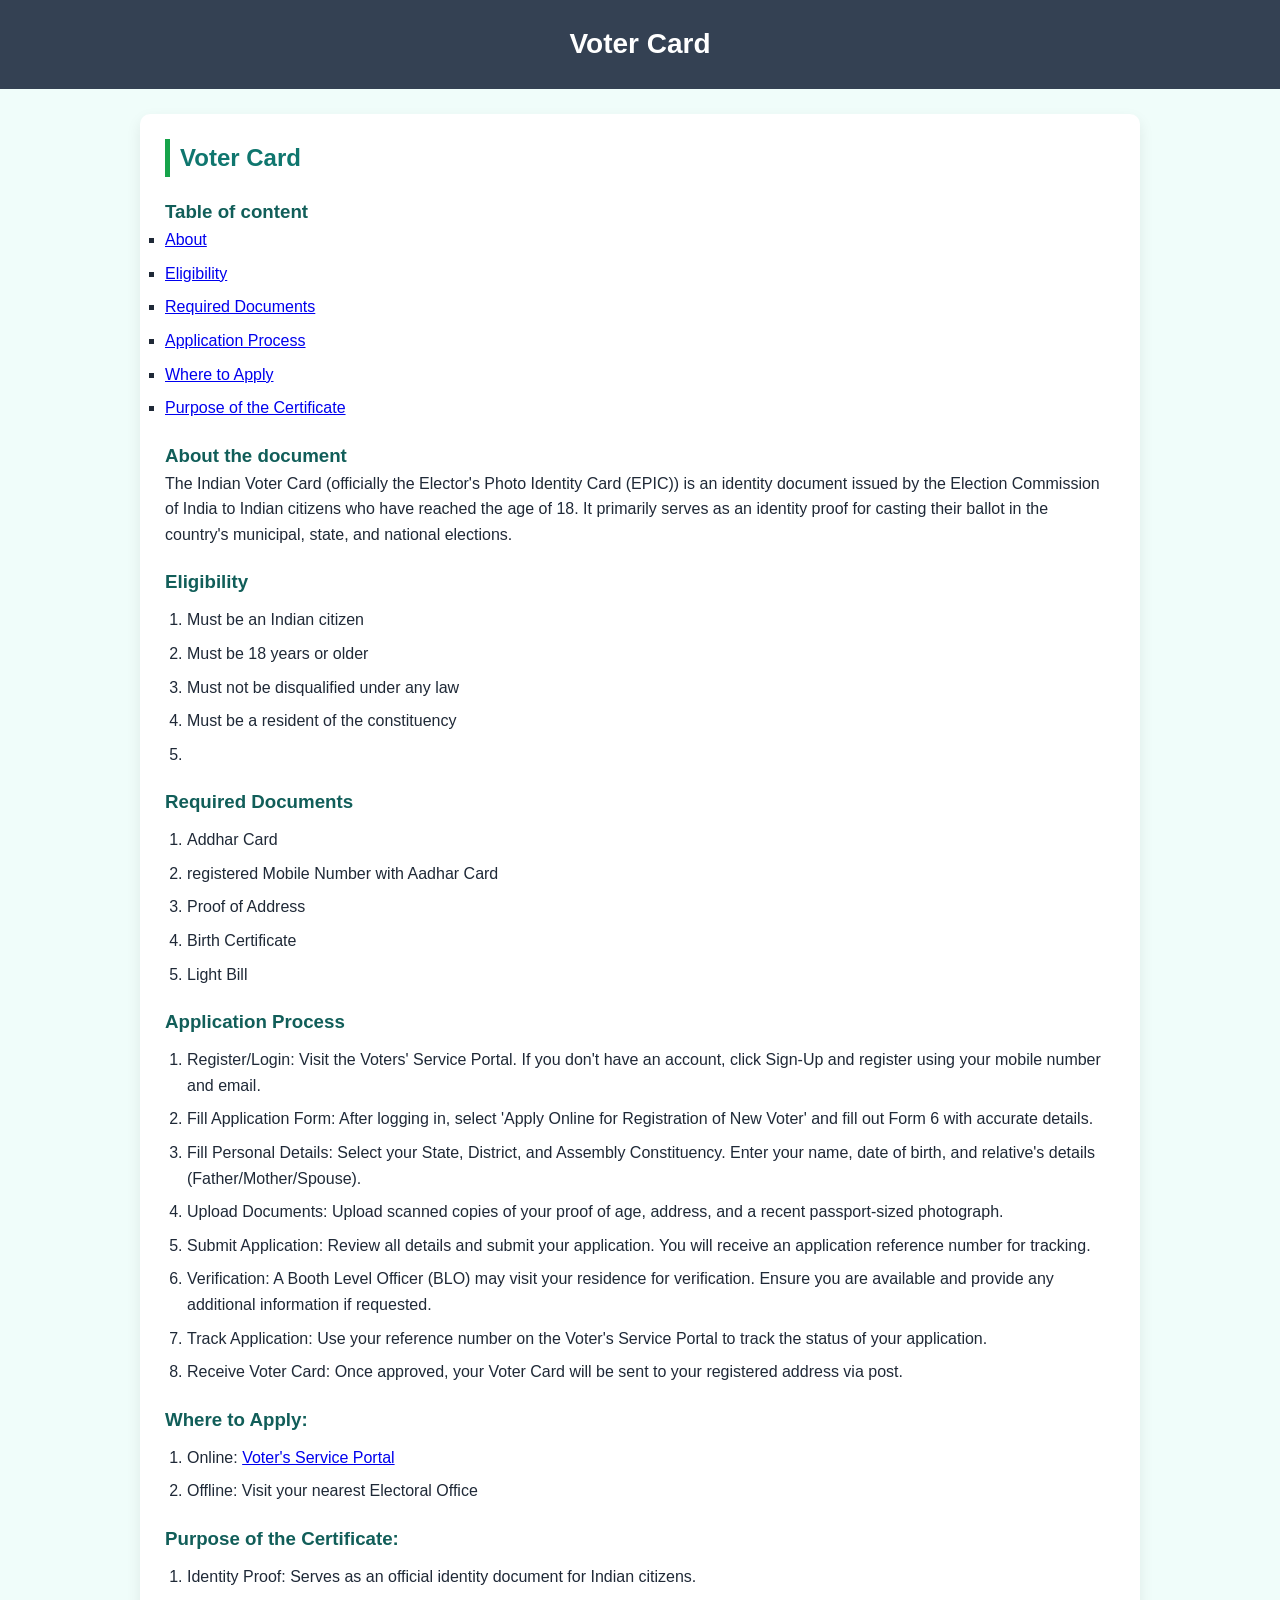
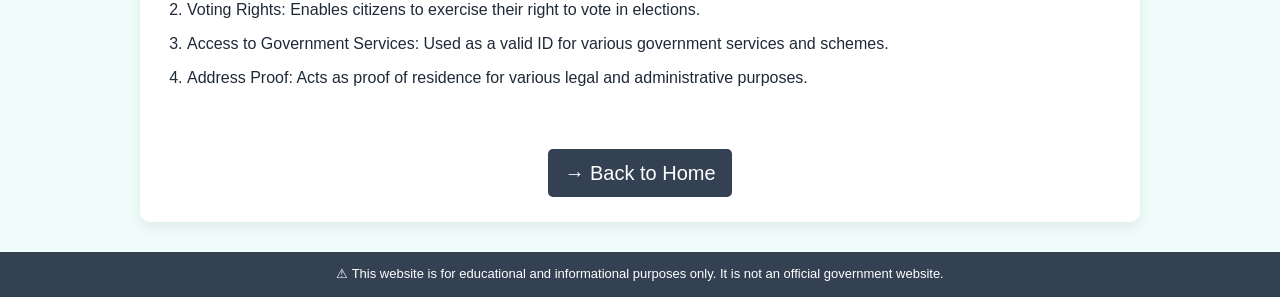
<file: voter.html>
<!DOCTYPE html>
<html lang="en">

<head>
    <meta charset="UTF-8">
    <title>Voter Card | Citizen Helpdesk</title>

    <style>
        /* ===== GLOBAL ===== */
        * {
            margin: 0;
            padding: 0;
            box-sizing: border-box;
        }

        body {
            font-family: "Segoe UI", Arial, sans-serif;
            background: #F0FDFA;
            color: #1F2937;
            line-height: 1.6;
        }

        /* ===== HEADER ===== */
        header {
            background-color: #344153;
            color: white;
            padding: 22px;
            text-align: center;
        }

        header h1 {
            font-size: 28px;
        }

        header p {
            font-size: 14px;
            opacity: 0.9;
        }

        /* ===== MAIN SECTION ===== */
        .section {
            background: white;
            margin: 25px auto;
            padding: 25px;
            width: 90%;
            max-width: 1000px;
            border-radius: 10px;
            box-shadow: 0 6px 15px rgba(0, 0, 0, 0.08);
        }

        .section h2 {
            color: #0F766E;
            margin-bottom: 15px;
            border-left: 5px solid #16A34A;
            padding-left: 10px;
        }

        .section h3 {
            margin-top: 20px;
            color: #115E59;
        }

        /* ===== LISTS ===== */
        ol {
            margin-left: 22px;
            margin-top: 10px;
        }

        li {
            margin-bottom: 8px;
        }

        /* ===== INFO BOX ===== */
        .info-box {
            background: #ECFDF5;
            border-left: 6px solid #16A34A;
            padding: 15px;
            border-radius: 6px;
            margin-top: 20px;
            font-weight: 500;
        }

        .home-return {
            display: block;
            font-size: 20px;
            text-decoration: none;
            color: white;
            background-color: #344153;
            border-radius: 5px;
            text-align: center;
            padding: 8px 16px;
            width: fit-content;
            margin: 25px auto 0 auto;
        }

        /* ===== FOOTER ===== */
        footer {
            background-color: #344153;
            color: white;
            text-align: center;
            padding: 12px;
            font-size: 13px;
            margin-top: 30px;
        }

        /* ===== MOBILE ===== */
        @media(max-width:600px) {
            header h1 {
                font-size: 22px;
            }
        }
    </style>

</head>

<body>

    <header>
        <h1>Voter Card</h1>

    </header>

    <section class="section">

        <h2>Voter Card</h2>
        <div>
            <h3>Table of content</h3>
            <ul>

                <li style="list-style: square;"><a href="#step1">About</a><br></li>
                <li style="list-style: square;"><a href="#step2">Eligibility</a><br></li>
                <li style="list-style: square;"> <a href="#step3">Required Documents</a><br></li>
                <li style="list-style: square;"><a href="#step4">Application Process</a><br></li>
                <li style="list-style: square;"><a href="#step5">Where to Apply</a><br></li>
                <li style="list-style: square;"><a href="#step6">Purpose of the Certificate</a><br></li>
            </ul>
        </div>
        <h3 id="step1">About the document</h3>
        <p>
            The Indian Voter Card (officially the Elector's Photo Identity Card (EPIC)) is an identity document issued
            by the Election Commission of India to Indian citizens who have reached the age of 18. It primarily serves
            as an identity proof for casting their ballot in the country's municipal, state, and national elections.
        </p>

        <h3 id="step2">Eligibility</h3>
        <ol>
            <li>Must be an Indian citizen</li>
            <li>Must be 18 years or older</li>
            <li>Must not be disqualified under any law</li>
            <li>Must be a resident of the constituency</li>
            <li></li>
        </ol>

        <h3 id="step3">Required Documents</h3>
        <ol>
            <li>Addhar Card</li>
            <li>registered Mobile Number with Aadhar Card</li>
            <li>Proof of Address</li>
            <li>Birth Certificate</li>
            <li>Light Bill</li>
        </ol>

        <h3 id="step4">Application Process</h3>
        <ol>
            <li>Register/Login: Visit the Voters' Service Portal. If you don't have an account, click Sign-Up and
                register using your mobile number and email.</li>
            <li>Fill Application Form: After logging in, select 'Apply Online for Registration of New Voter' and fill
                out Form 6 with accurate details.</li>
            <li>Fill Personal Details: Select your State, District, and Assembly Constituency. Enter your name, date of
                birth, and relative's details (Father/Mother/Spouse).</li>
            <li>Upload Documents: Upload scanned copies of your proof of age, address, and a recent passport-sized
                photograph.</li>
            <li>Submit Application: Review all details and submit your application. You will receive an application
                reference number for tracking.</li>
            <li>Verification: A Booth Level Officer (BLO) may visit your residence for verification. Ensure you are
                available and provide any additional information if requested.</li>
            <li>Track Application: Use your reference number on the Voter's Service Portal to track the status of your
                application.</li>
            <li>Receive Voter Card: Once approved, your Voter Card will be sent to your registered address via post.
            </li>
        </ol>

        <h3 id="step5">Where to Apply:</h3>
        <ol>
            <li>Online: <a href="https://voters.eci.gov.in/" target="_blank">Voter's Service Portal</a></li>
            <li>Offline: Visit your nearest Electoral Office</li>
        </ol>

        <h3 id="step6">Purpose of the Certificate:</h3>
        <ol>
            <li>Identity Proof: Serves as an official identity document for Indian citizens.</li>
            <li>Voting Rights: Enables citizens to exercise their right to vote in elections.</li>
            <li>Access to Government Services: Used as a valid ID for various government services and schemes.</li>
            <li>Address Proof: Acts as proof of residence for various legal and administrative purposes.</li>
        </ol>

        <br>
        <a href="index.html" alt="Home page link" class="home-return">→ Back to Home</a>
    </section>

    <footer>
        ⚠ This website is for educational and informational purposes only.
        It is not an official government website.
    </footer>

</body>

</html>
</file>
<file: style.css>
:root {
  --primary: #2563eb;
  --primary-hover: #1d4ed8;
  --bg: #f8fafc;
  --text-main: #1e293b;
  --text-muted: #64748b;
  --card-bg: #ffffff;
}

* {
  margin: 0;
  padding: 0;
  box-sizing: border-box;
  font-family: 'Inter', sans-serif;
}

body {
  background-color: var(--bg);
  color: var(--text-main);
}

/* Header */
.top-bar {
  background: white;
  padding: 1rem 5%;
  display: flex;
  align-items: left;
  text-align: left;
  justify-content: left;
  box-shadow: 0 2px 10px rgba(0,0,0,0.05);
  position: sticky;
  top: 0;
  z-index: 100;
}
.logo{
    display: flex;
    align-items: left;
    text-align: left;
    justify-content: left;
    margin-right: 45%;
}

.logo-text {
  display: flex;
  flex-direction: column;

  gap: 0.2rem;
}
.logo_img{
    width: 4rem;
    height: auto;
    mix-blend-mode: multiply;
    display: flex;
    margin-right: 10px;
}
.logo h1 {
  font-size: 2.5rem;
  color: var(--text-main);
  display: flex;
}

a{
    text-decoration: none;
    color: black;
    
}

.logo h1 span {
  color: var(--primary);
  display: flex;
}

.logo p {
  font-size: 0.8rem;
  color: var(--text-muted);
  text-transform: uppercase;
  letter-spacing: 1px;
  display: flex;
}

nav {
  display: flex;
  align-items: right;
  gap: 2rem;
  margin-top: 10px;
}

nav a {
  text-decoration: none;
  color: var(--text-muted);
  font-weight: 500;
  transition: color 0.3s;
}

nav a:hover, nav a.active {
  color: var(--primary);
}

.contact-btn {
  background: var(--primary);
  color: white !important;
  padding: 0.6rem 1.2rem;
  border-radius: 8px;
}

/* Hero Section */
.hero {
  text-align: center;
  padding: 4rem 1rem;
  background: linear-gradient(135deg, #eff6ff 0%, #dbeafe 100%);
}

.hero h2 {
  font-size: 2rem;
  margin-bottom: 1.5rem;
}

.search-container input {
  width: 100%;
  max-width: 500px;
  padding: 1rem 1.5rem;
  border: 2px solid transparent;
  border-radius: 12px;
  font-size: 1rem;
  box-shadow: 0 10px 25px rgba(0,0,0,0.05);
  outline: none;
  transition: border-color 0.3s;
}

.search-btn{
    margin-left: 1rem;
    padding: 1rem 1.5rem;
    background: var(--primary);
    color: white;
    border: none;
    border-radius: 12px;
    font-size: 1rem;
    cursor: pointer;
    transition: background-color 0.3s;
}
.search-container input:focus {
  border-color: var(--primary);
}

/* Grid & Cards */
.container {
  max-width: 1200px;
  margin: 0 auto;
  padding: 3rem 1rem;
  display: grid;
  grid-template-columns: repeat(auto-fill, minmax(200px, 1fr));
  gap: 80px;
}

.card {
  background: var(--card-bg);
  border: 1px solid #e2e8f0;
  border-radius: 16px;
  padding: 2rem 1.5rem;
  text-align: center;
  transition: all 0.3s cubic-bezier(0.4, 0, 0.2, 1);
  cursor: pointer;
  gap: 200px;
}

.card .icon {
  font-size: 2.5rem;
  margin-bottom: 1rem;
  display: block;
}

.card span {
  font-size: 1rem;
  font-weight: 600;
  color: var(--text-main);
}

.card:hover {
  transform: translateY(-8px);
  border-color: var(--primary);
  box-shadow: 0 20px 25px -5px rgba(0, 0, 0, 0.1);
  background-color: #C2E0E8;
}

.card:active {
    transform: scale(0.95);
}

footer {
  text-align: center;
  padding: 2rem 1rem;
  background: #f1f5f9;
  color: var(--text-muted);
  font-size: 0.9rem;
}
footer p {
  margin: 0.3rem 0;
}

footer a {
  color: var(--primary);
  text-decoration: none;
  background-color: #ffffff;
  padding: 0.5rem 1rem;
  border-radius: 8px;
  box-shadow: 0 2px 10px rgba(0,0,0,0.1);
  transition: ease-in-out 0.3s;
}
footer a:hover {
  background-color: #6d8ae9;
  color: black;
}

/* Mobile Only: Bottom Navigation Bar */
@media (max-width: 767px) {
  /* Hide the top nav links to save space */
  nav {
    display: none; 
  }

  /* Create a bottom sticky bar */
  .mobile-nav {
    position: fixed;
    bottom: 0;
    left: 0;
    right: 0;
    background: white;
    display: flex;
    justify-content: space-around;
    padding: 10px 0;
    box-shadow: 0 -2px 10px rgba(0,0,0,0.1);
    z-index: 1000;
  }

  .mobile-nav a {
    display: flex;
    flex-direction: column;
    align-items: center;
    font-size: 0.7rem;
    color: var(--text-muted);
    text-decoration: none;
  }

  /* Add padding to body so footer isn't hidden by nav */
  body {
    padding-bottom: 70px;
  }
}

/* Hide bottom nav on Desktop */
@media (min-width: 768px) {
  .mobile-nav {
    display: none;
  }
}
</file>
